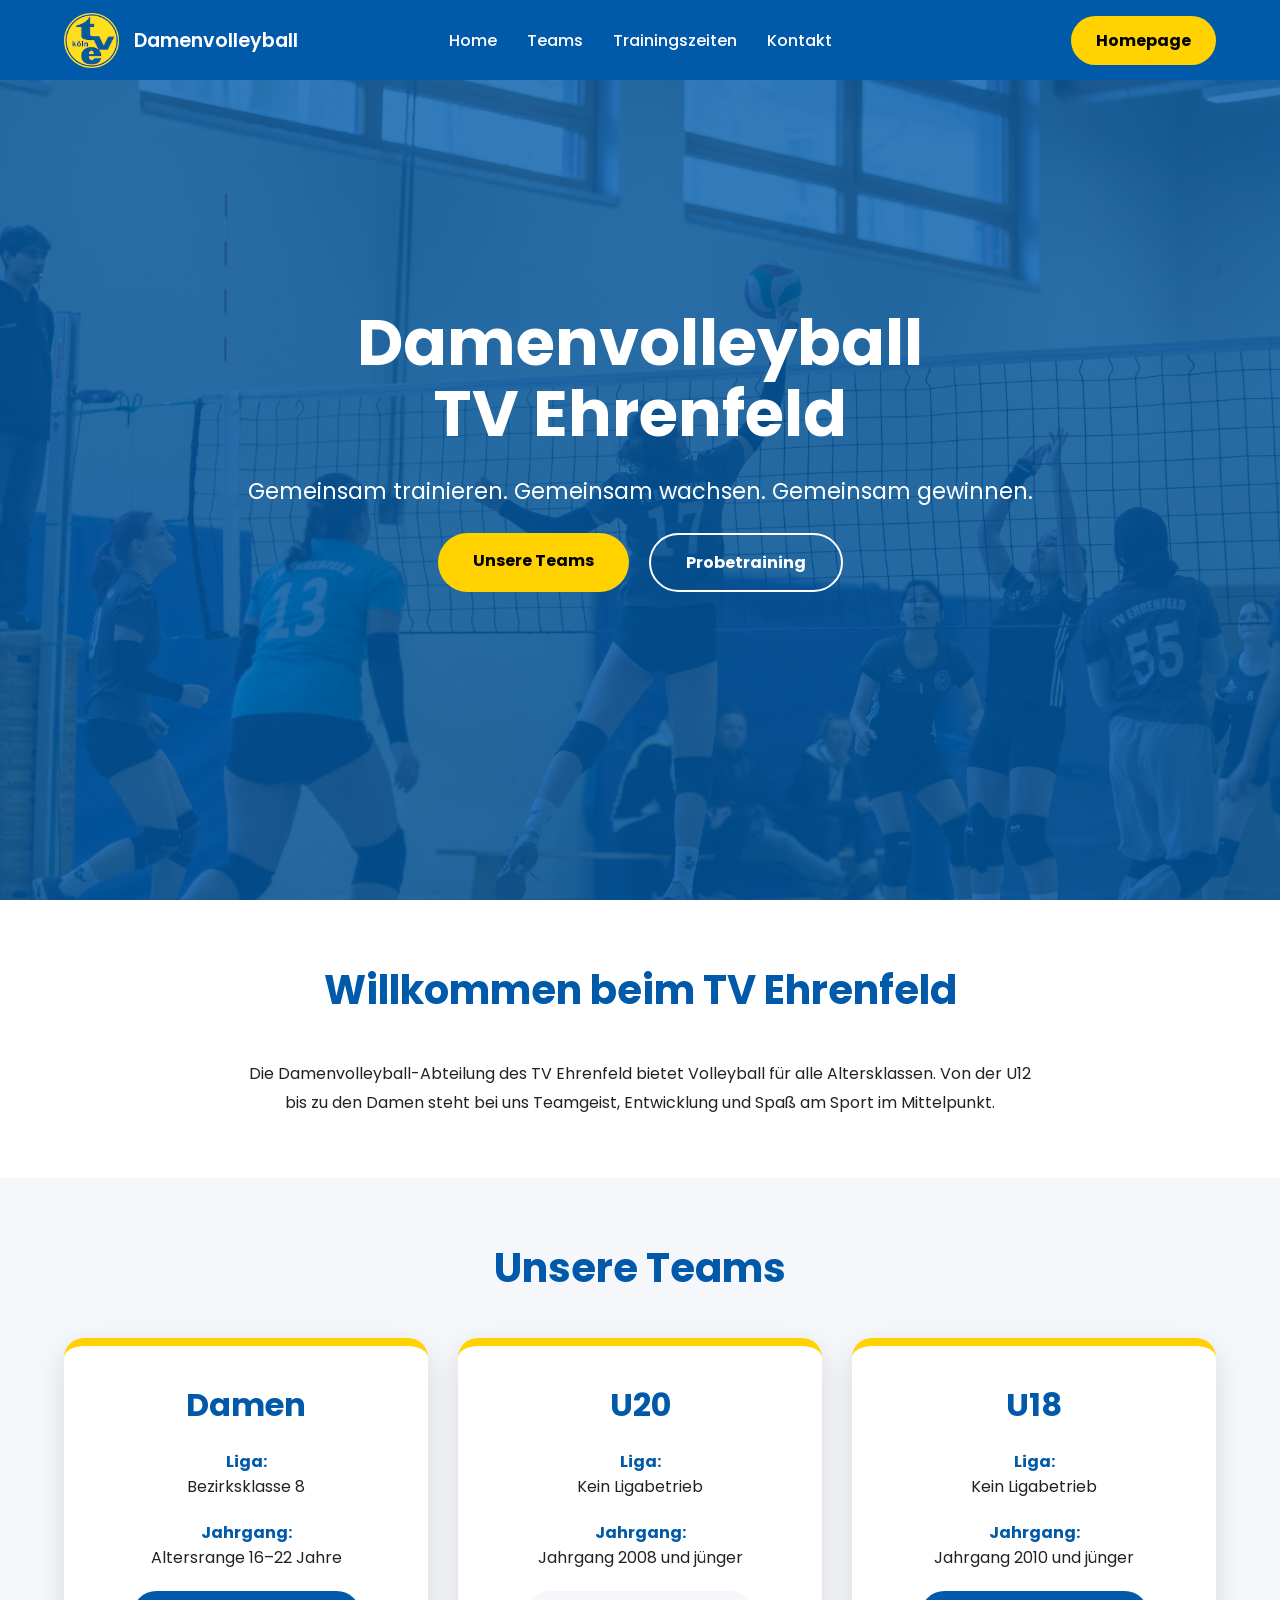
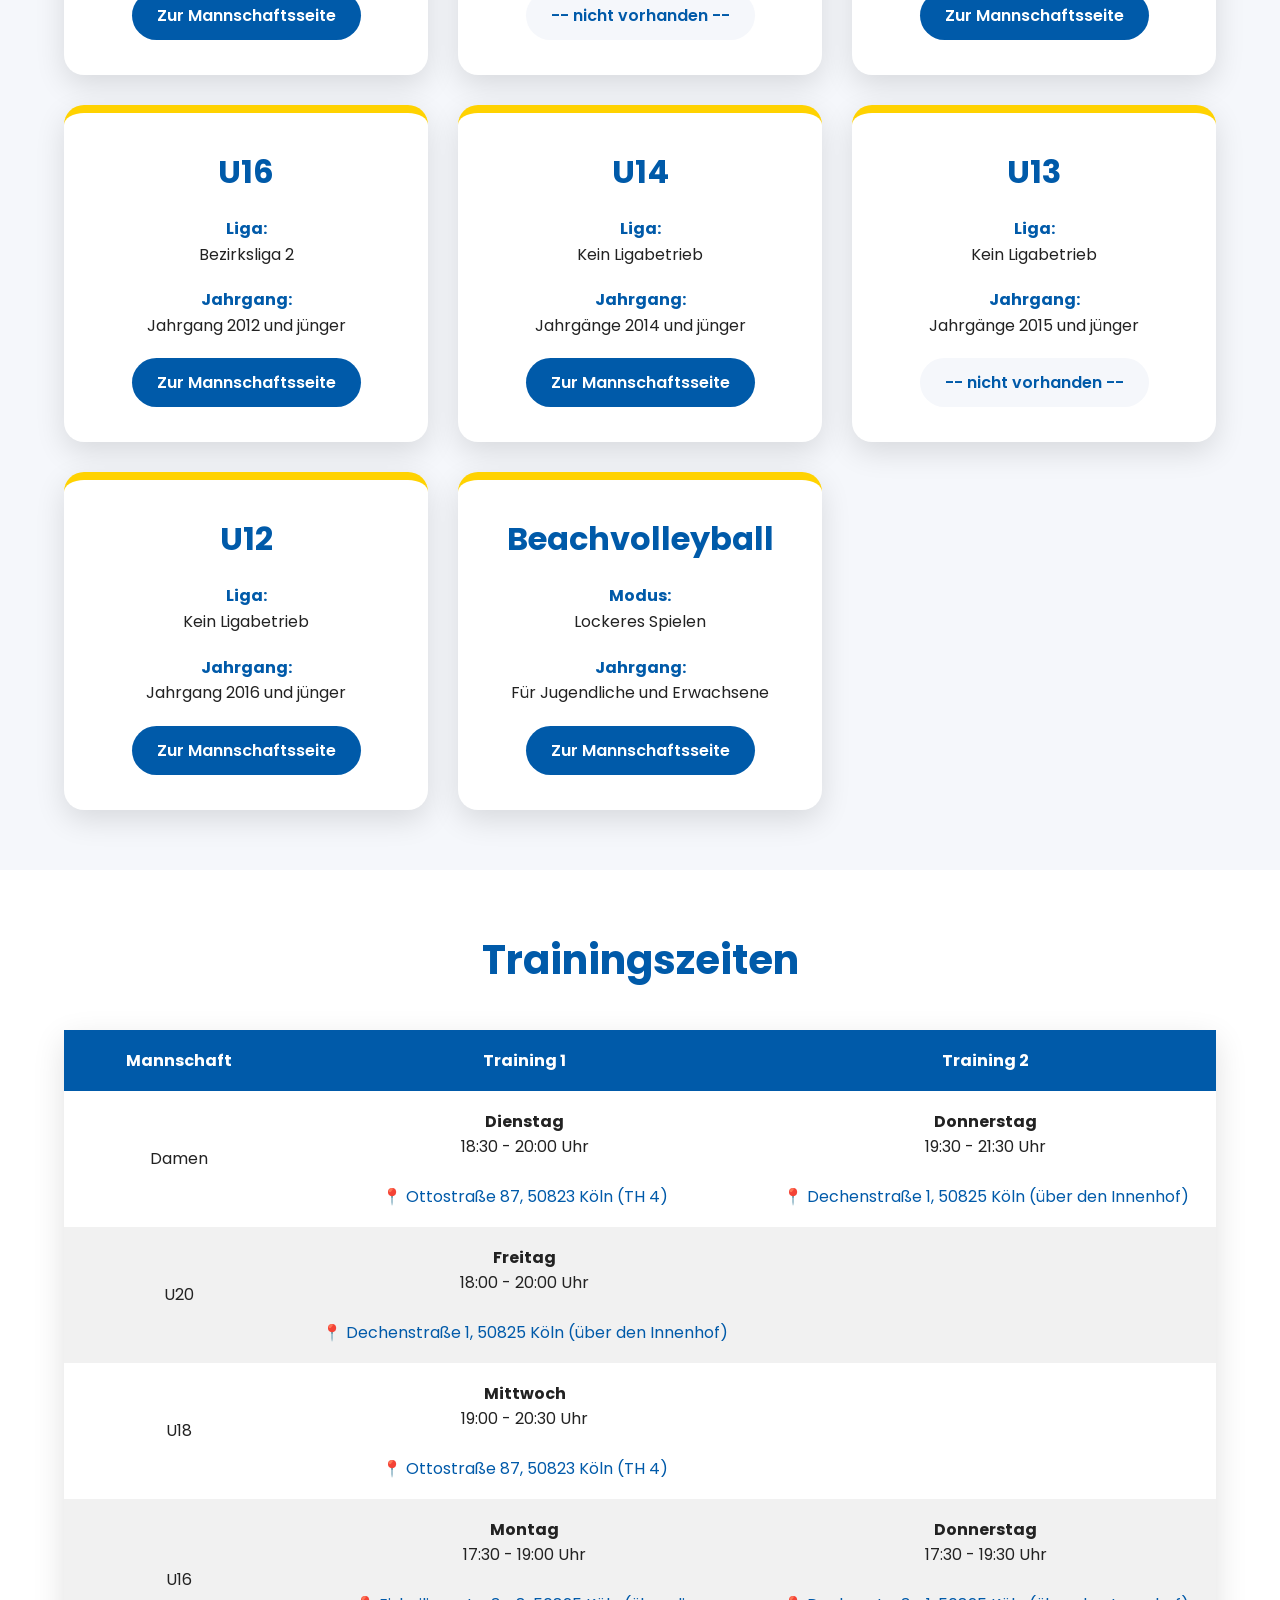
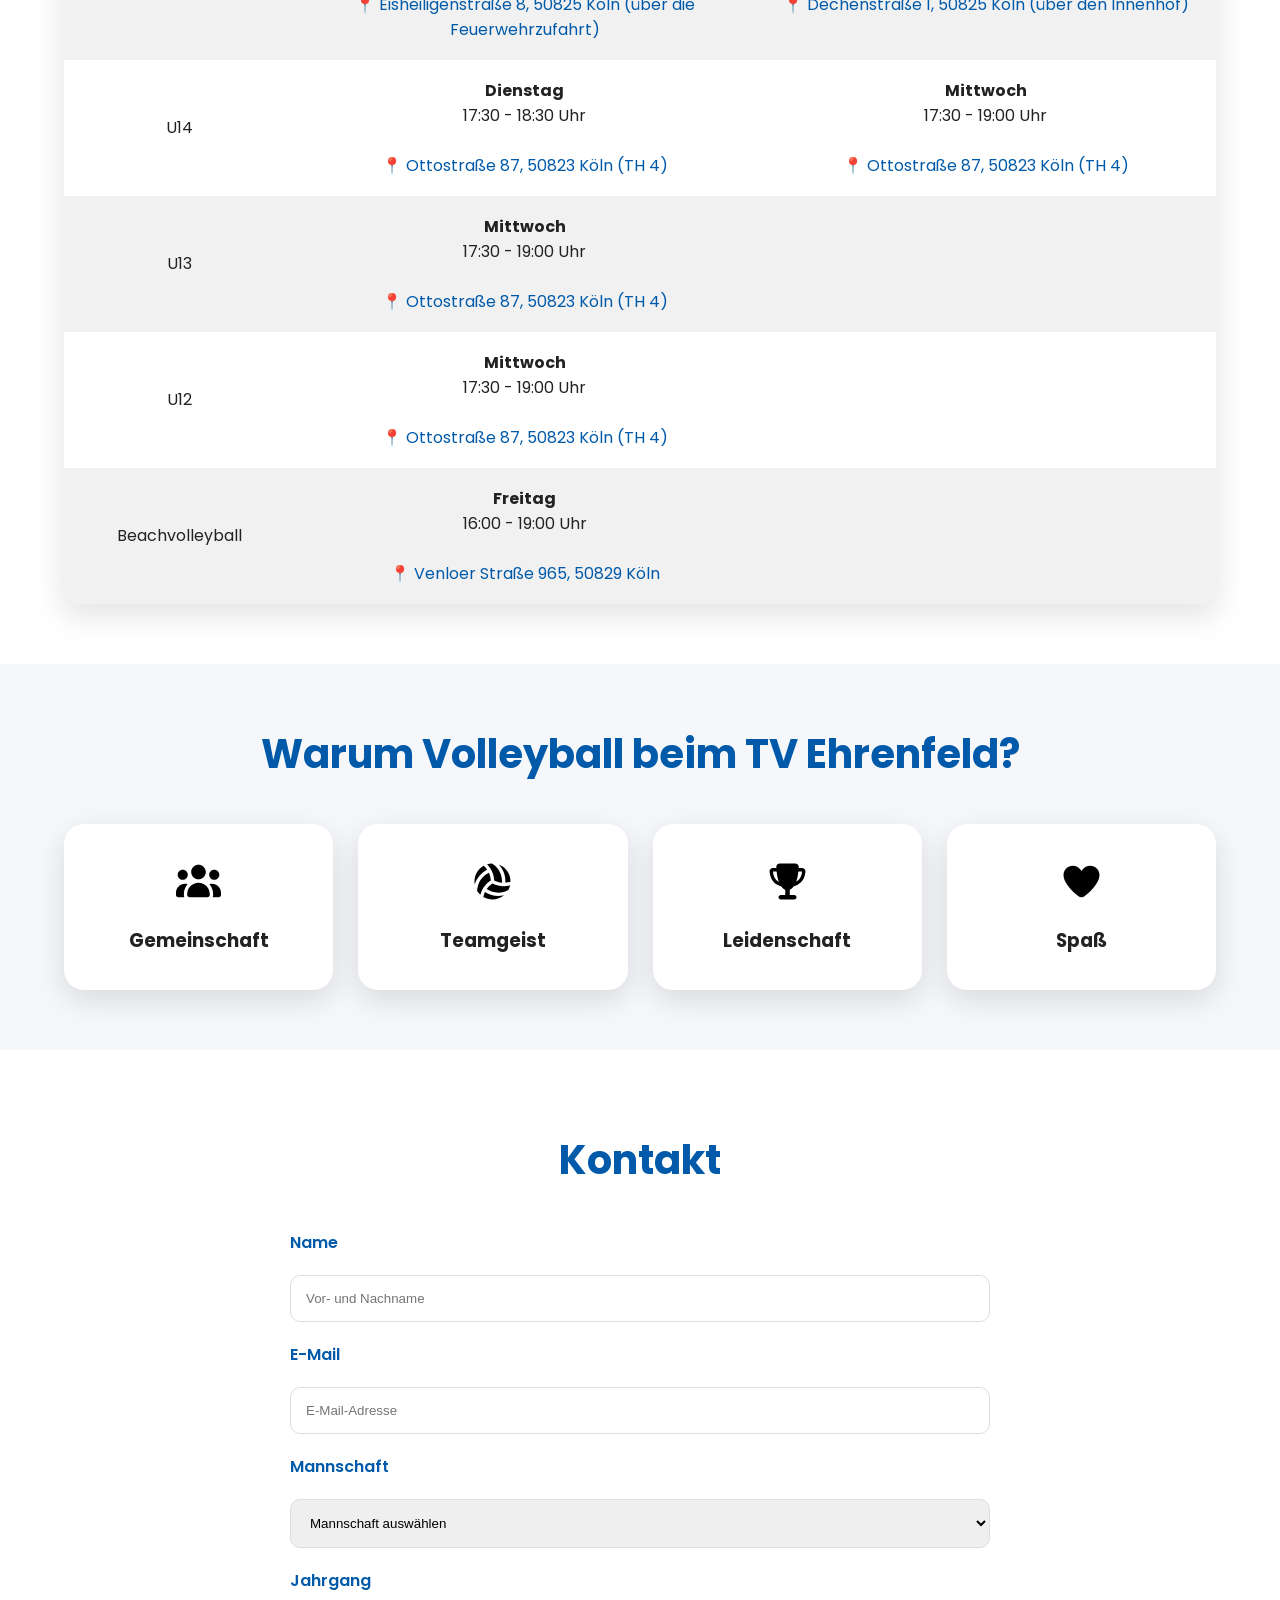
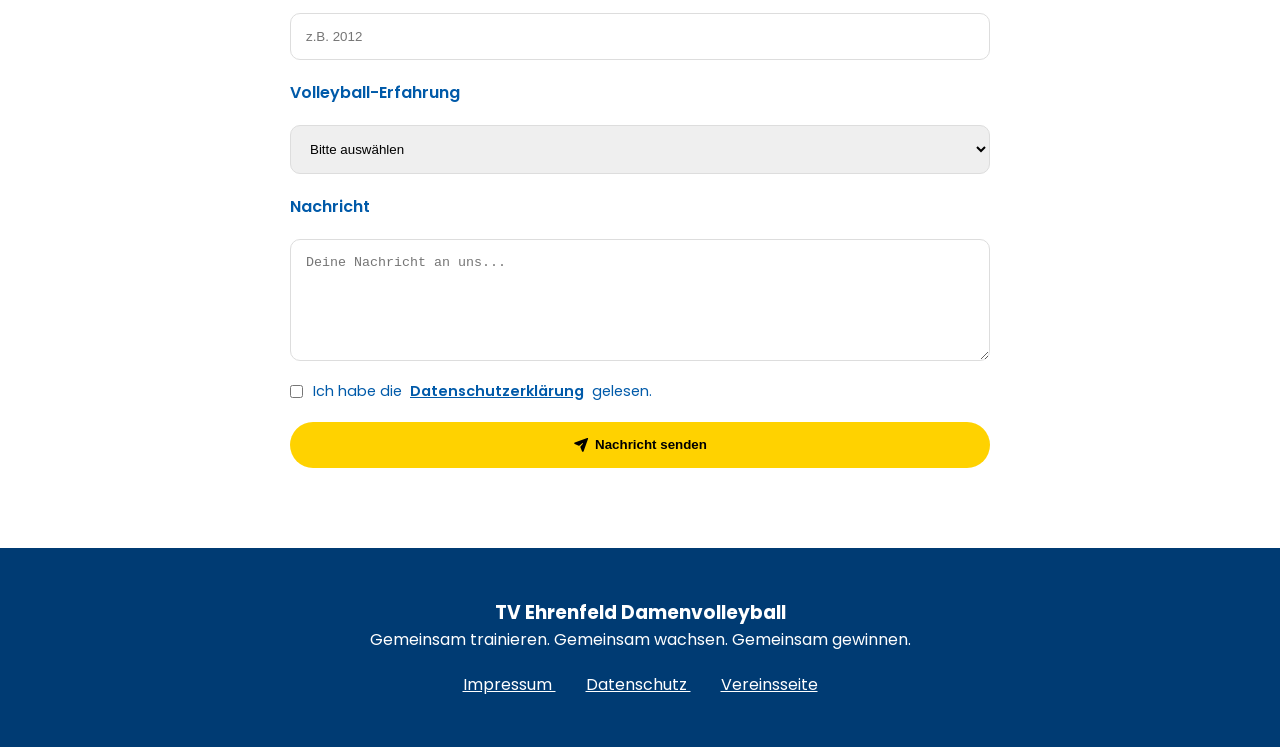
<file: index.html>
<!DOCTYPE html>
<html lang="de">

<head>
    <meta charset="UTF-8">
    <meta name="viewport" content="width=device-width, initial-scale=1.0, viewport-fit=cover">

    <title>TV Ehrenfeld Damenvolleyball - Webseite</title>

    <link rel="icon" type="image/png" href="images/logo.png">

    <link rel="stylesheet" href="css/base.css">
    <link rel="stylesheet" href="css/main.css">
    <link rel="stylesheet" href="css/mobile.css">
</head>


<body>


<header>

    <nav class="navbar">

        <div class="logo">

            <img src="images/logo.png" alt="TV Ehrenfeld Logo">

            <span>Damenvolleyball</span>

        </div>


        <ul class="nav-links no-handy">

            <li>
                <a href="#home">Home</a>
            </li>

            <li>
                <a href="#teams">Teams</a>
            </li>

            <li>
                <a href="#training">Trainingszeiten</a>
            </li>

            <li>
                <a href="#kontakt">Kontakt</a>
            </li>

        </ul>


        <a href="https://www.turn-verein-ehrenfeld.de/de" target="_blank" rel="noopener noreferrer" class="btn-nav no-handy">
            Homepage
        </a>


    </nav>

</header>



<main>


<!-- HERO -->

<section class="hero" id="home">


    <div class="hero-content">


        <h1>
            Damenvolleyball<br>
            TV Ehrenfeld
        </h1>


        <p>
            Gemeinsam trainieren.
            Gemeinsam wachsen.
            Gemeinsam gewinnen.
        </p>


        <div class="hero-buttons">

            <a href="#teams" class="btn-primary">
                Unsere Teams
            </a>


            <a href="#kontakt" class="btn-secondary">
                Probetraining
            </a>

        </div>


    </div>


</section>




<!-- WILLKOMMEN -->


<section class="welcome">


<div class="container">


<h2>
    Willkommen beim TV Ehrenfeld
</h2>


<p>
    Die Damenvolleyball-Abteilung des TV Ehrenfeld bietet
    Volleyball für alle Altersklassen.
    Von der U12 bis zu den Damen steht bei uns
    Teamgeist, Entwicklung und Spaß am Sport im Mittelpunkt.
</p>


</div>


</section>




<!-- ================= TEAMS ================= -->

<section id="teams" class="teams">

<div class="container">

<h2>
Unsere Teams
</h2>


<div class="team-grid" id="teamContainer">

</div>


</div>

</section>

<!-- ================= TRAININGSZEITEN ================= -->

<section id="training" class="training no-handy">

<div class="container">

<h2>
Trainingszeiten
</h2>


<div class="table-wrapper">

<table>


<thead>

<tr>
<th>Mannschaft</th>
<th>Training 1</th>
<th>Training 2</th>
</tr>

</thead>


<tbody id="trainingContainer">


</tbody>


</table>

</div>


</div>

</section>


<!-- WARUM TVE -->


<section class="features no-handy">


<div class="container">


<h2>
Warum Volleyball beim TV Ehrenfeld?
</h2>



<div class="feature-grid">


<div>

<img src="icons/users.svg" class="icon" alt="">

<h3>
Gemeinschaft
</h3>

</div>



<div>

<img src="icons/volleyball.svg" class="icon" alt="">

<h3>
Teamgeist
</h3>

</div>




<div>

<img src="icons/trophy.svg" class="icon" alt="">

<h3>
Leidenschaft
</h3>

</div>




<div>

<img src="icons/heart.svg" class="icon" alt="">

<h3>
Spaß
</h3>

</div>



</div>


</div>


</section>





<!-- KONTAKT -->


<section id="kontakt" class="contact">


<div class="container">


<h2>
Kontakt
</h2>



<form id="contactForm">


    <label for="name">
        Name
    </label>

    <input
        id="name"
        type="text"
        placeholder="Vor- und Nachname"
        required>



    <label for="email">
        E-Mail
    </label>

    <input
        id="email"
        type="email"
        placeholder="E-Mail-Adresse"
        required>



    <label for="teamSelect">
        Mannschaft
    </label>

    <select id="teamSelect" required>

        <option value="">
            Mannschaft auswählen
        </option>

    </select>



    <label for="jahrgang">
        Jahrgang
    </label>

    <input
        id="jahrgang"
        type="number"
        placeholder="z.B. 2012">



    <label for="experience">
        Volleyball-Erfahrung
    </label>

    <select id="experience">

        <option value="">
            Bitte auswählen
        </option>

        <option>
            Anfängerin
        </option>

        <option>
            Erste Erfahrungen gesammelt
        </option>

        <option>
            Mehrjährige Erfahrung
        </option>

        <option>
            Aktive Spielerin
        </option>

    </select>



    <label for="message">
        Nachricht
    </label>

    <textarea
        id="message"
        placeholder="Deine Nachricht an uns..."
        rows="6"></textarea>



    <label class="privacy">

    <input
        type="checkbox"
        required>

    <span>
        Ich habe die <a href="pages/datenschutz.html" target="_blank">Datenschutzerklärung</a> gelesen.
    </span>

</label>



    <button type="submit">

        <img src="icons/paper-plane.svg" class="icon" alt="">

        Nachricht senden

    </button>


</form>

</div>


</section>


</main>





<footer>

    <div class="container">

        <h3>
            TV Ehrenfeld Damenvolleyball
        </h3>

        <p>
            Gemeinsam trainieren. Gemeinsam wachsen. Gemeinsam gewinnen.
        </p>

        <div class="footer-links">        

            <a href="pages/impressum.html" target="_blank">
                Impressum
            </a>

            <a href="pages/datenschutz.html" target="_blank">
                Datenschutz
            </a>

	    <a href="https://www.turn-verein-ehrenfeld.de/de" target="_blank" rel="noopener noreferrer">
                Vereinsseite
            </a>

        </div>

    </div>

</footer>

<div class="modal no-scroll" id="teamModal">

    <div class="modal-content">

        <button class="close-modal">&times;</button>

        <div id="modalBody"></div>

    </div>

</div>

<script src="js/teams.js"></script>
<script src="js/script.js"></script>


</body>

</html>
</file>
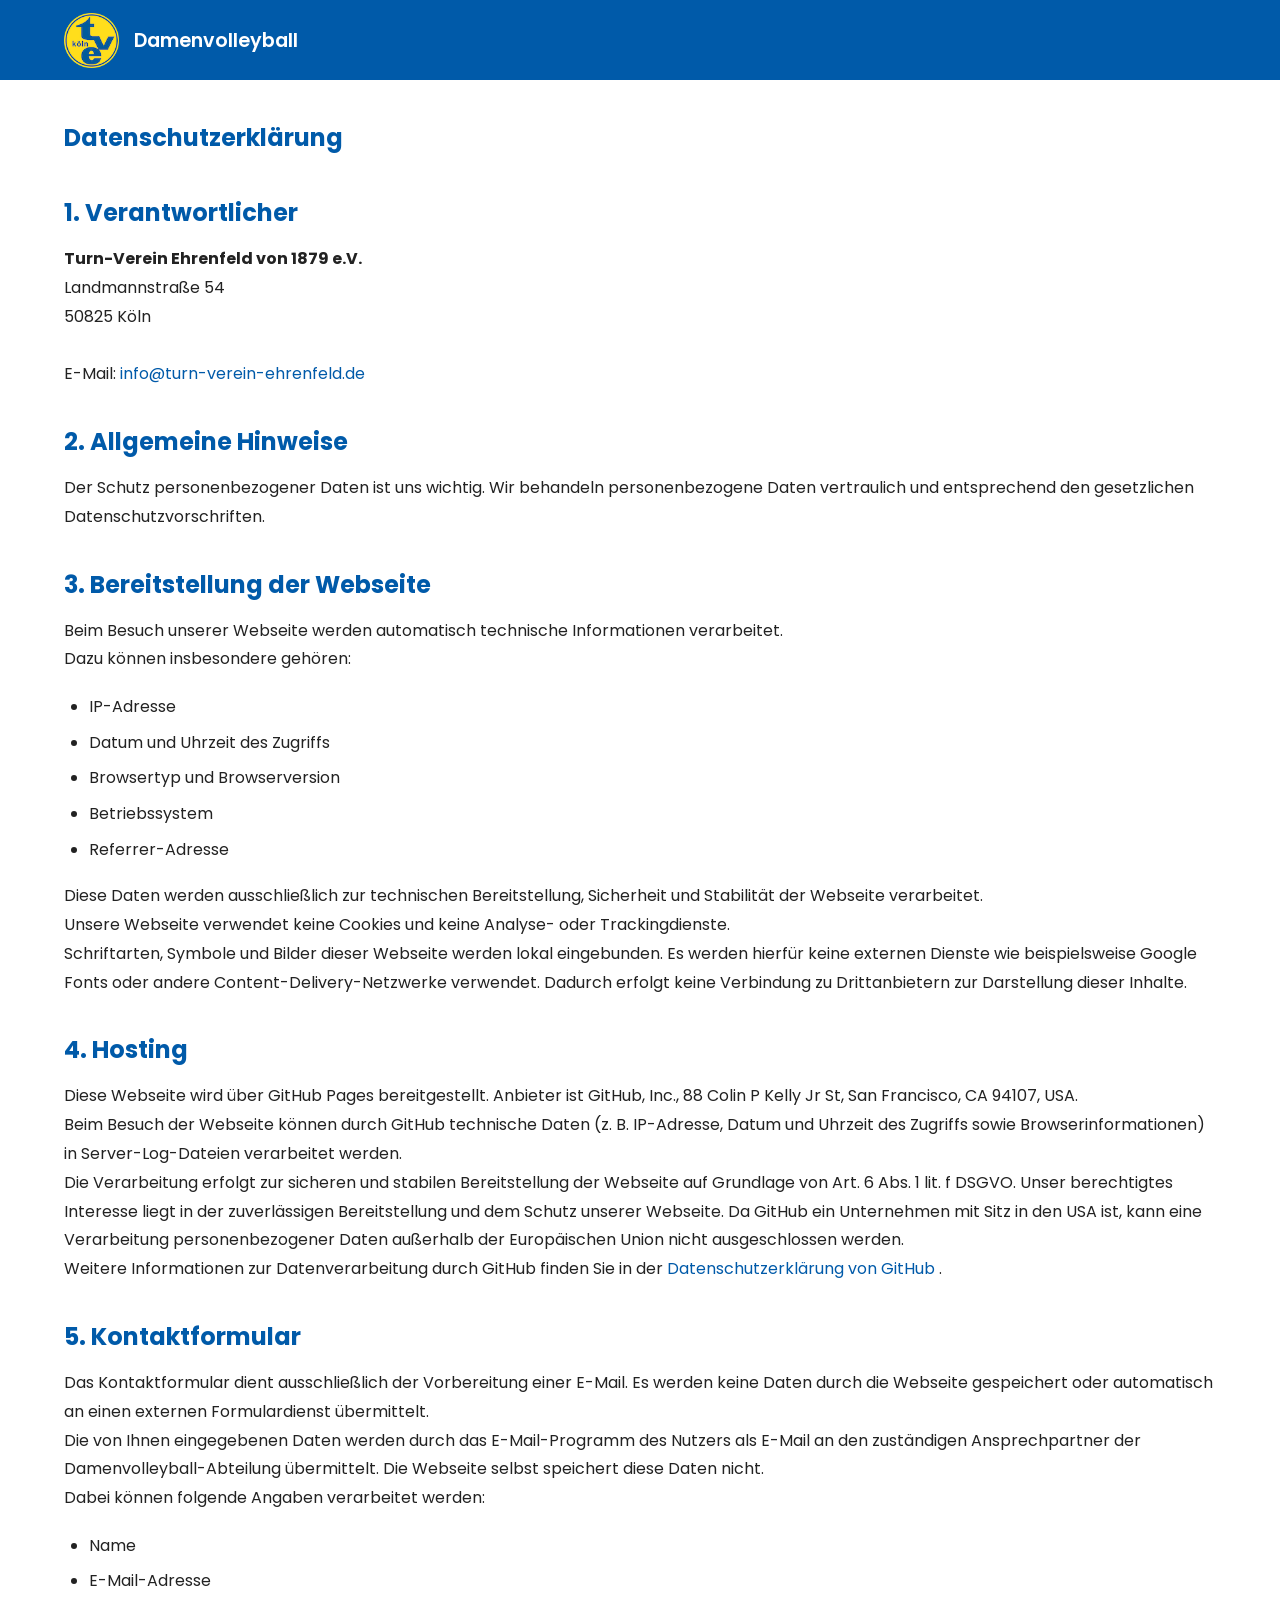
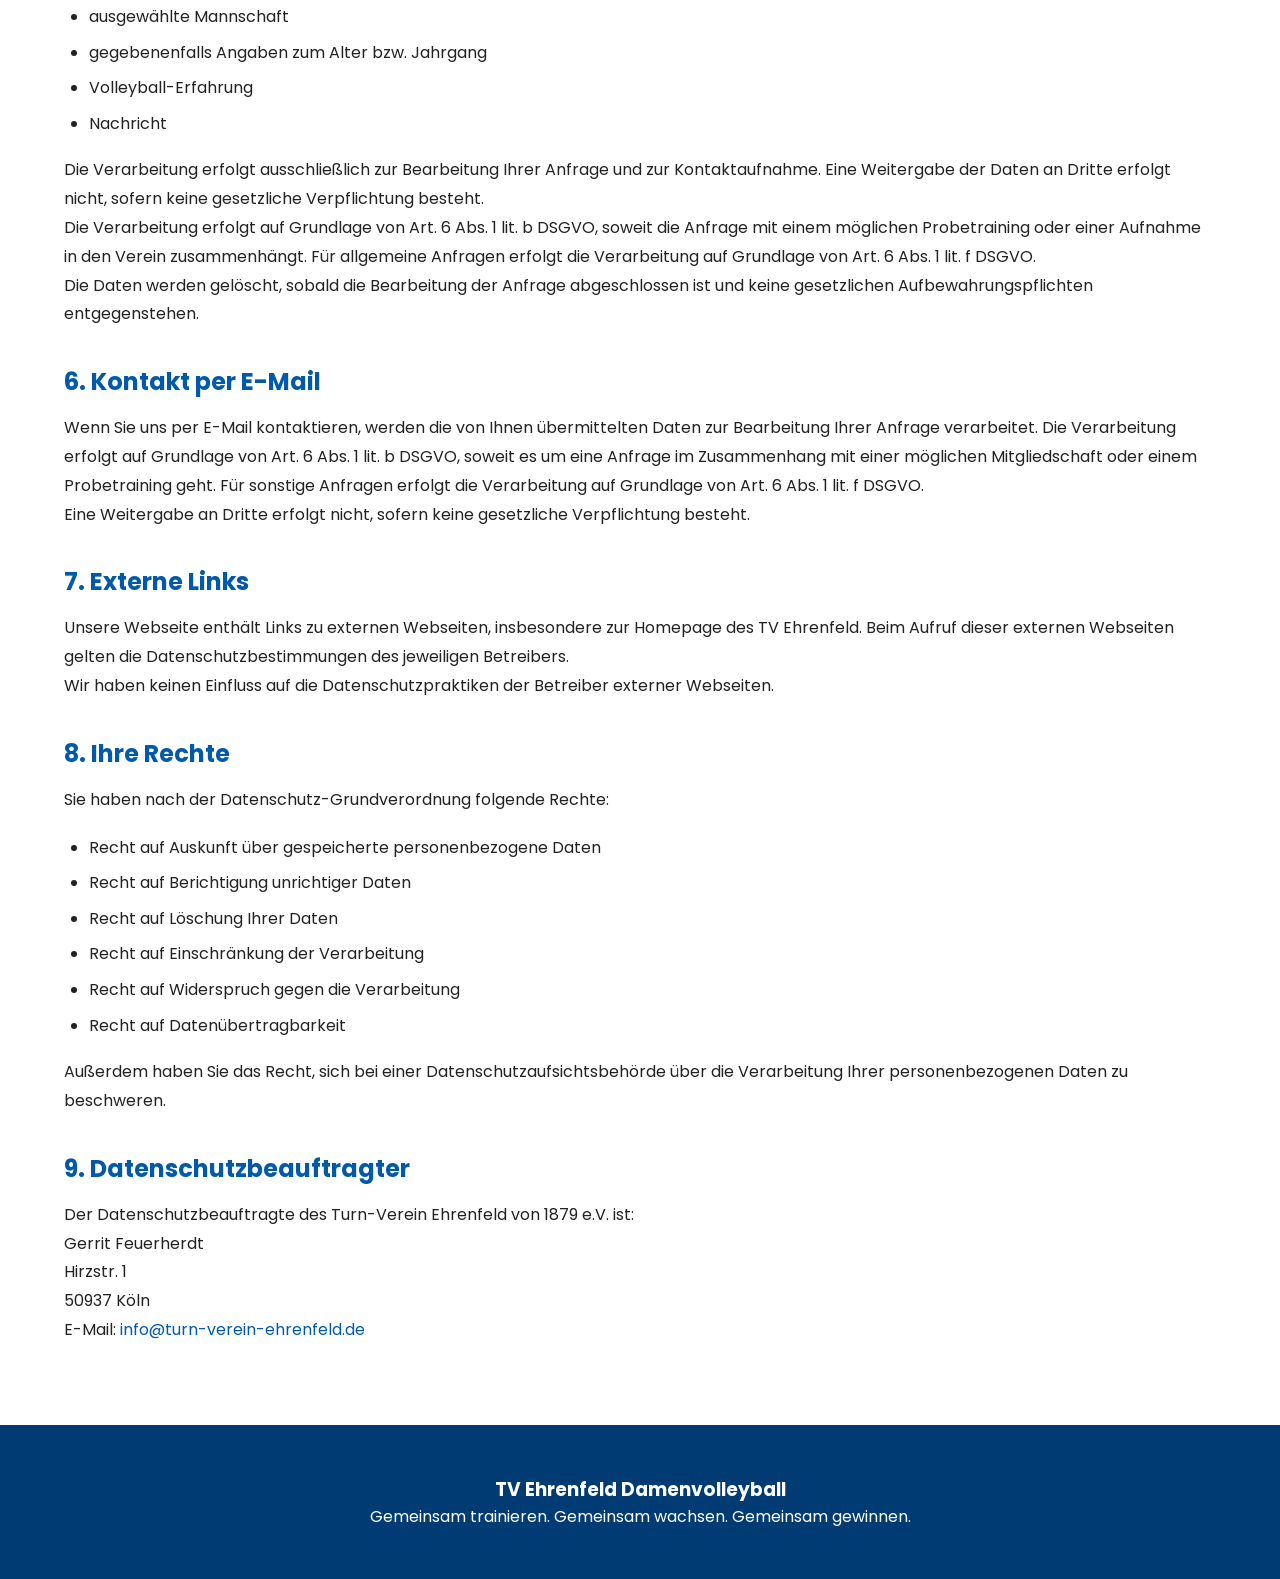
<file: datenschutz.html>
<!DOCTYPE html>
<html lang="de">

<head>

    <meta charset="UTF-8">
    <meta name="viewport" content="width=device-width, initial-scale=1.0">

    <title>TV Ehrenfeld Damenvolleyball - Datenschutz</title>

    <link rel="icon" type="image/png" href="../images/logo.png">

    <link rel="stylesheet" href="../css/base.css">
    <link rel="stylesheet" href="../css/legal.css">


</head>


<body>


<header>

<nav class="navbar">

    <div class="logo">

        <img src="../images/logo.png" alt="TV Ehrenfeld Logo">

        <span>Damenvolleyball</span>

    </div>

</nav>

</header>



<main>


<section class="legal">

<div class="container">


<h1>
    Datenschutzerklärung
</h1>


<h2>
    1. Verantwortlicher
</h2>

<p>

<strong>
Turn-Verein Ehrenfeld von 1879 e.V.
</strong>

<br>

Landmannstraße 54<br>
50825 Köln

<br><br>

E-Mail:
<a href="mailto:info@turn-verein-ehrenfeld.de">
info@turn-verein-ehrenfeld.de
</a>

</p>




<h2>
    2. Allgemeine Hinweise
</h2>

<p>

Der Schutz personenbezogener Daten ist uns wichtig.
Wir behandeln personenbezogene Daten vertraulich und entsprechend
den gesetzlichen Datenschutzvorschriften.

</p>




<h2>
    3. Bereitstellung der Webseite
</h2>

<p>

Beim Besuch unserer Webseite werden automatisch technische Informationen
verarbeitet.

</p>


<p>
Dazu können insbesondere gehören:
</p>


<ul>

<li>IP-Adresse</li>

<li>Datum und Uhrzeit des Zugriffs</li>

<li>Browsertyp und Browserversion</li>

<li>Betriebssystem</li>

<li>Referrer-Adresse</li>

</ul>


<p>

Diese Daten werden ausschließlich zur technischen Bereitstellung,
Sicherheit und Stabilität der Webseite verarbeitet.

</p>


<p>

Unsere Webseite verwendet keine Cookies und keine Analyse- oder Trackingdienste.

</p>


<p>

Schriftarten, Symbole und Bilder dieser Webseite werden lokal eingebunden.
Es werden hierfür keine externen Dienste wie beispielsweise Google Fonts oder
andere Content-Delivery-Netzwerke verwendet.

Dadurch erfolgt keine Verbindung zu Drittanbietern zur Darstellung dieser Inhalte.

</p>




<h2>
    4. Hosting
</h2>

<p>

Diese Webseite wird über GitHub Pages bereitgestellt.
Anbieter ist GitHub, Inc., 88 Colin P Kelly Jr St,
San Francisco, CA 94107, USA.

</p>


<p>

Beim Besuch der Webseite können durch GitHub technische Daten
(z. B. IP-Adresse, Datum und Uhrzeit des Zugriffs sowie Browserinformationen)
in Server-Log-Dateien verarbeitet werden.

</p>


<p>

Die Verarbeitung erfolgt zur sicheren und stabilen Bereitstellung der Webseite
auf Grundlage von Art. 6 Abs. 1 lit. f DSGVO. Unser berechtigtes Interesse liegt
in der zuverlässigen Bereitstellung und dem Schutz unserer Webseite.

Da GitHub ein Unternehmen mit Sitz in den USA ist, kann eine Verarbeitung
personenbezogener Daten außerhalb der Europäischen Union nicht ausgeschlossen
werden.

</p>


<p>

Weitere Informationen zur Datenverarbeitung durch GitHub finden Sie in der
<a href="https://docs.github.com/de/site-policy/privacy-policies/github-privacy-statement" target="_blank" rel="noopener noreferrer">
Datenschutzerklärung von GitHub
</a>.

</p>



<h2>
    5. Kontaktformular
</h2>

<p>

Das Kontaktformular dient ausschließlich der Vorbereitung einer E-Mail.
Es werden keine Daten durch die Webseite gespeichert oder automatisch an
einen externen Formulardienst übermittelt.

</p>

<p>

Die von Ihnen eingegebenen Daten werden durch das E-Mail-Programm des Nutzers
als E-Mail an den zuständigen Ansprechpartner der Damenvolleyball-Abteilung
übermittelt. Die Webseite selbst speichert diese Daten nicht.

</p>


<p>
Dabei können folgende Angaben verarbeitet werden:
</p>


<ul>

<li>Name</li>

<li>E-Mail-Adresse</li>

<li>ausgewählte Mannschaft</li>

<li>gegebenenfalls Angaben zum Alter bzw. Jahrgang</li>

<li>Volleyball-Erfahrung</li>

<li>Nachricht</li>

</ul>


<p>

Die Verarbeitung erfolgt ausschließlich zur Bearbeitung Ihrer Anfrage
und zur Kontaktaufnahme.

Eine Weitergabe der Daten an Dritte erfolgt nicht, sofern keine
gesetzliche Verpflichtung besteht.

</p>


<p>

Die Verarbeitung erfolgt auf Grundlage von Art. 6 Abs. 1 lit. b DSGVO,
soweit die Anfrage mit einem möglichen Probetraining oder einer Aufnahme
in den Verein zusammenhängt. Für allgemeine Anfragen erfolgt die Verarbeitung
auf Grundlage von Art. 6 Abs. 1 lit. f DSGVO.

</p>


<p>

Die Daten werden gelöscht, sobald die Bearbeitung der Anfrage abgeschlossen ist
und keine gesetzlichen Aufbewahrungspflichten entgegenstehen.

</p>




<h2>
    6. Kontakt per E-Mail
</h2>

<p>

Wenn Sie uns per E-Mail kontaktieren, werden die von Ihnen übermittelten
Daten zur Bearbeitung Ihrer Anfrage verarbeitet.

Die Verarbeitung erfolgt auf Grundlage von Art. 6 Abs. 1 lit. b DSGVO,
soweit es um eine Anfrage im Zusammenhang mit einer möglichen Mitgliedschaft
oder einem Probetraining geht. Für sonstige Anfragen erfolgt die Verarbeitung
auf Grundlage von Art. 6 Abs. 1 lit. f DSGVO.

</p>


<p>

Eine Weitergabe an Dritte
erfolgt nicht, sofern keine gesetzliche Verpflichtung besteht.

</p>



<h2>
    7. Externe Links
</h2>

<p>

Unsere Webseite enthält Links zu externen Webseiten, insbesondere zur
Homepage des TV Ehrenfeld.

Beim Aufruf dieser externen Webseiten gelten die Datenschutzbestimmungen
des jeweiligen Betreibers.

</p>


<p>

Wir haben keinen Einfluss auf die Datenschutzpraktiken der Betreiber
externer Webseiten.

</p>




<h2>
    8. Ihre Rechte
</h2>

<p>

Sie haben nach der Datenschutz-Grundverordnung folgende Rechte:

</p>


<ul>

<li>Recht auf Auskunft über gespeicherte personenbezogene Daten</li>

<li>Recht auf Berichtigung unrichtiger Daten</li>

<li>Recht auf Löschung Ihrer Daten</li>

<li>Recht auf Einschränkung der Verarbeitung</li>

<li>Recht auf Widerspruch gegen die Verarbeitung</li>

<li>Recht auf Datenübertragbarkeit</li>

</ul>


<p>

Außerdem haben Sie das Recht, sich bei einer Datenschutzaufsichtsbehörde
über die Verarbeitung Ihrer personenbezogenen Daten zu beschweren.

</p>




<h2>
    9. Datenschutzbeauftragter
</h2>

<p>
Der Datenschutzbeauftragte des Turn-Verein Ehrenfeld von 1879 e.V. ist:
</p>

<p>
Gerrit Feuerherdt<br>
Hirzstr. 1<br>
50937 Köln
</p>

<p>
E-Mail:
<a href="mailto:info@turn-verein-ehrenfeld.de">
info@turn-verein-ehrenfeld.de
</a>
</p>

</div>

</section>


</main>



<footer>

<div class="container">

<h3>
TV Ehrenfeld Damenvolleyball
</h3>

<p>
Gemeinsam trainieren. Gemeinsam wachsen. Gemeinsam gewinnen.
</p>


</div>

</footer>


</body>

</html>
</file>
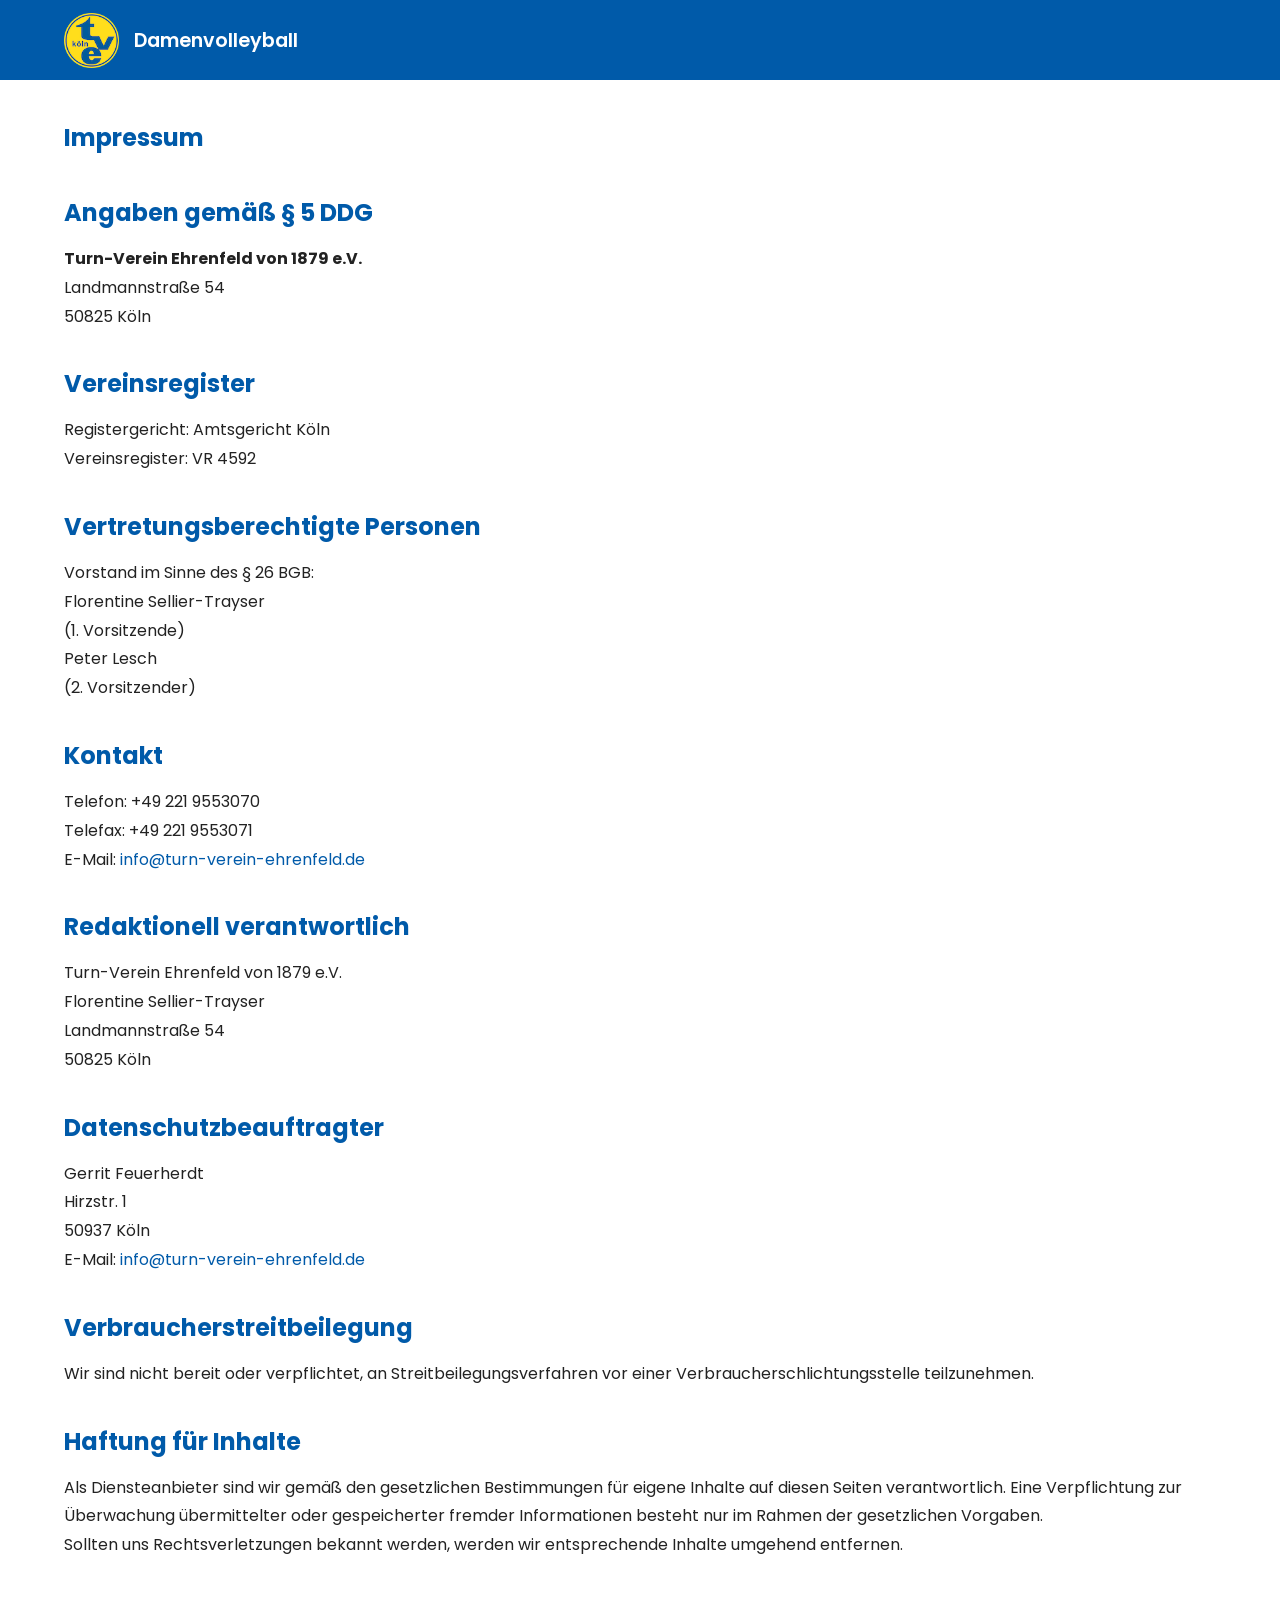
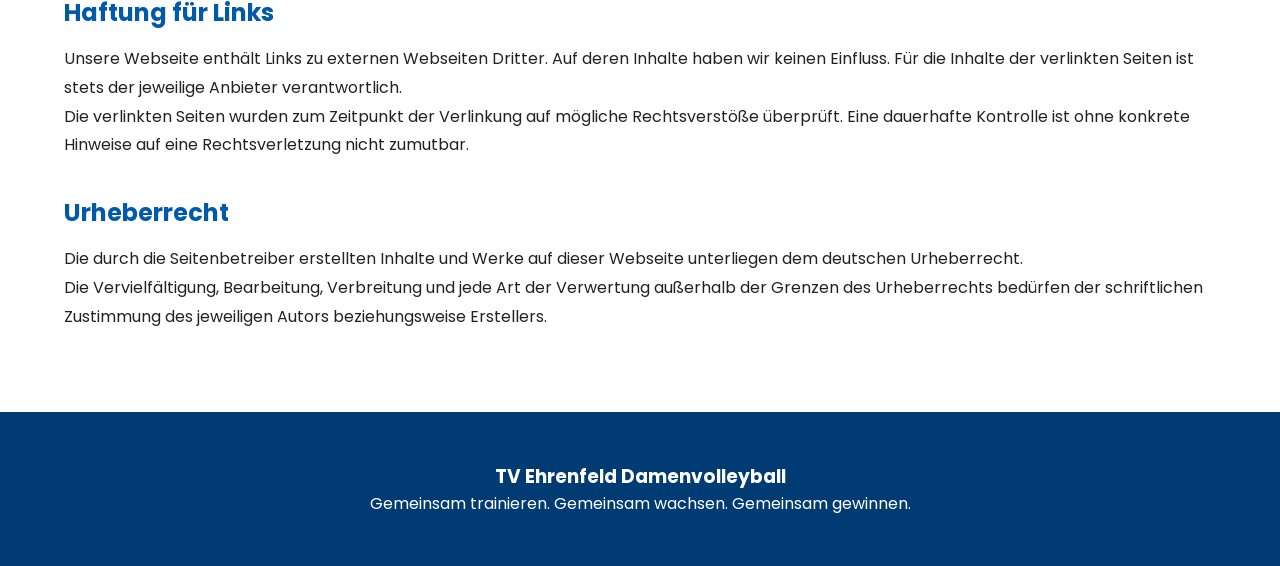
<file: impressum.html>
<!DOCTYPE html>
<html lang="de">

<head>

    <meta charset="UTF-8">
    <meta name="viewport" content="width=device-width, initial-scale=1.0">

    <title>TV Ehrenfeld Damenvolleyball - Impressum</title>

    <link rel="icon" type="image/png" href="../images/logo.png">

    <link rel="stylesheet" href="../css/base.css">
    <link rel="stylesheet" href="../css/legal.css">


</head>


<body>


<header>

<nav class="navbar">

    <div class="logo">

        <img src="../images/logo.png" alt="TV Ehrenfeld Logo">

        <span>Damenvolleyball</span>

    </div>

</nav>

</header>



<main>


<section class="legal">


<div class="container">


<h1>
    Impressum
</h1>


<h2>
    Angaben gemäß § 5 DDG
</h2>

<p>
<strong>
Turn-Verein Ehrenfeld von 1879 e.V.
</strong>
<br>
Landmannstraße 54<br>
50825 Köln
</p>



<h2>
    Vereinsregister
</h2>

<p>
Registergericht: Amtsgericht Köln<br>
Vereinsregister: VR 4592
</p>



<h2>
    Vertretungsberechtigte Personen
</h2>

<p>
Vorstand im Sinne des § 26 BGB:
</p>

<p>
Florentine Sellier-Trayser<br>
(1. Vorsitzende)
</p>

<p>
Peter Lesch<br>
(2. Vorsitzender)
</p>



<h2>
    Kontakt
</h2>

<p>
Telefon: +49 221 9553070<br>
Telefax: +49 221 9553071
</p>

<p>
E-Mail:
<a href="mailto:info@turn-verein-ehrenfeld.de">
info@turn-verein-ehrenfeld.de
</a>
</p>



<h2>
    Redaktionell verantwortlich
</h2>

<p>
Turn-Verein Ehrenfeld von 1879 e.V.<br>
Florentine Sellier-Trayser<br>
Landmannstraße 54<br>
50825 Köln
</p>



<h2>
    Datenschutzbeauftragter
</h2>

<p>
Gerrit Feuerherdt<br>
Hirzstr. 1<br>
50937 Köln
</p>

<p>
E-Mail:
<a href="mailto:info@turn-verein-ehrenfeld.de">
info@turn-verein-ehrenfeld.de
</a>
</p>



<h2>
    Verbraucherstreitbeilegung
</h2>

<p>
Wir sind nicht bereit oder verpflichtet, an Streitbeilegungsverfahren
vor einer Verbraucherschlichtungsstelle teilzunehmen.
</p>



<h2>
    Haftung für Inhalte
</h2>

<p>
Als Diensteanbieter sind wir gemäß den gesetzlichen Bestimmungen
für eigene Inhalte auf diesen Seiten verantwortlich.
Eine Verpflichtung zur Überwachung übermittelter oder gespeicherter
fremder Informationen besteht nur im Rahmen der gesetzlichen Vorgaben.
</p>

<p>
Sollten uns Rechtsverletzungen bekannt werden, werden wir entsprechende
Inhalte umgehend entfernen.
</p>



<h2>
    Haftung für Links
</h2>

<p>
Unsere Webseite enthält Links zu externen Webseiten Dritter.
Auf deren Inhalte haben wir keinen Einfluss.
Für die Inhalte der verlinkten Seiten ist stets der jeweilige Anbieter
verantwortlich.
</p>

<p>
Die verlinkten Seiten wurden zum Zeitpunkt der Verlinkung auf mögliche
Rechtsverstöße überprüft. Eine dauerhafte Kontrolle ist ohne konkrete
Hinweise auf eine Rechtsverletzung nicht zumutbar.
</p>



<h2>
    Urheberrecht
</h2>

<p>
Die durch die Seitenbetreiber erstellten Inhalte und Werke auf dieser
Webseite unterliegen dem deutschen Urheberrecht.
</p>

<p>
Die Vervielfältigung, Bearbeitung, Verbreitung und jede Art der
Verwertung außerhalb der Grenzen des Urheberrechts bedürfen der
schriftlichen Zustimmung des jeweiligen Autors beziehungsweise Erstellers.
</p>


</div>

</section>


</main>



<footer>

<div class="container">


<h3>
TV Ehrenfeld Damenvolleyball
</h3>


<p>
Gemeinsam trainieren. Gemeinsam wachsen. Gemeinsam gewinnen.
</p>


</div>

</footer>



</body>

</html>
</file>
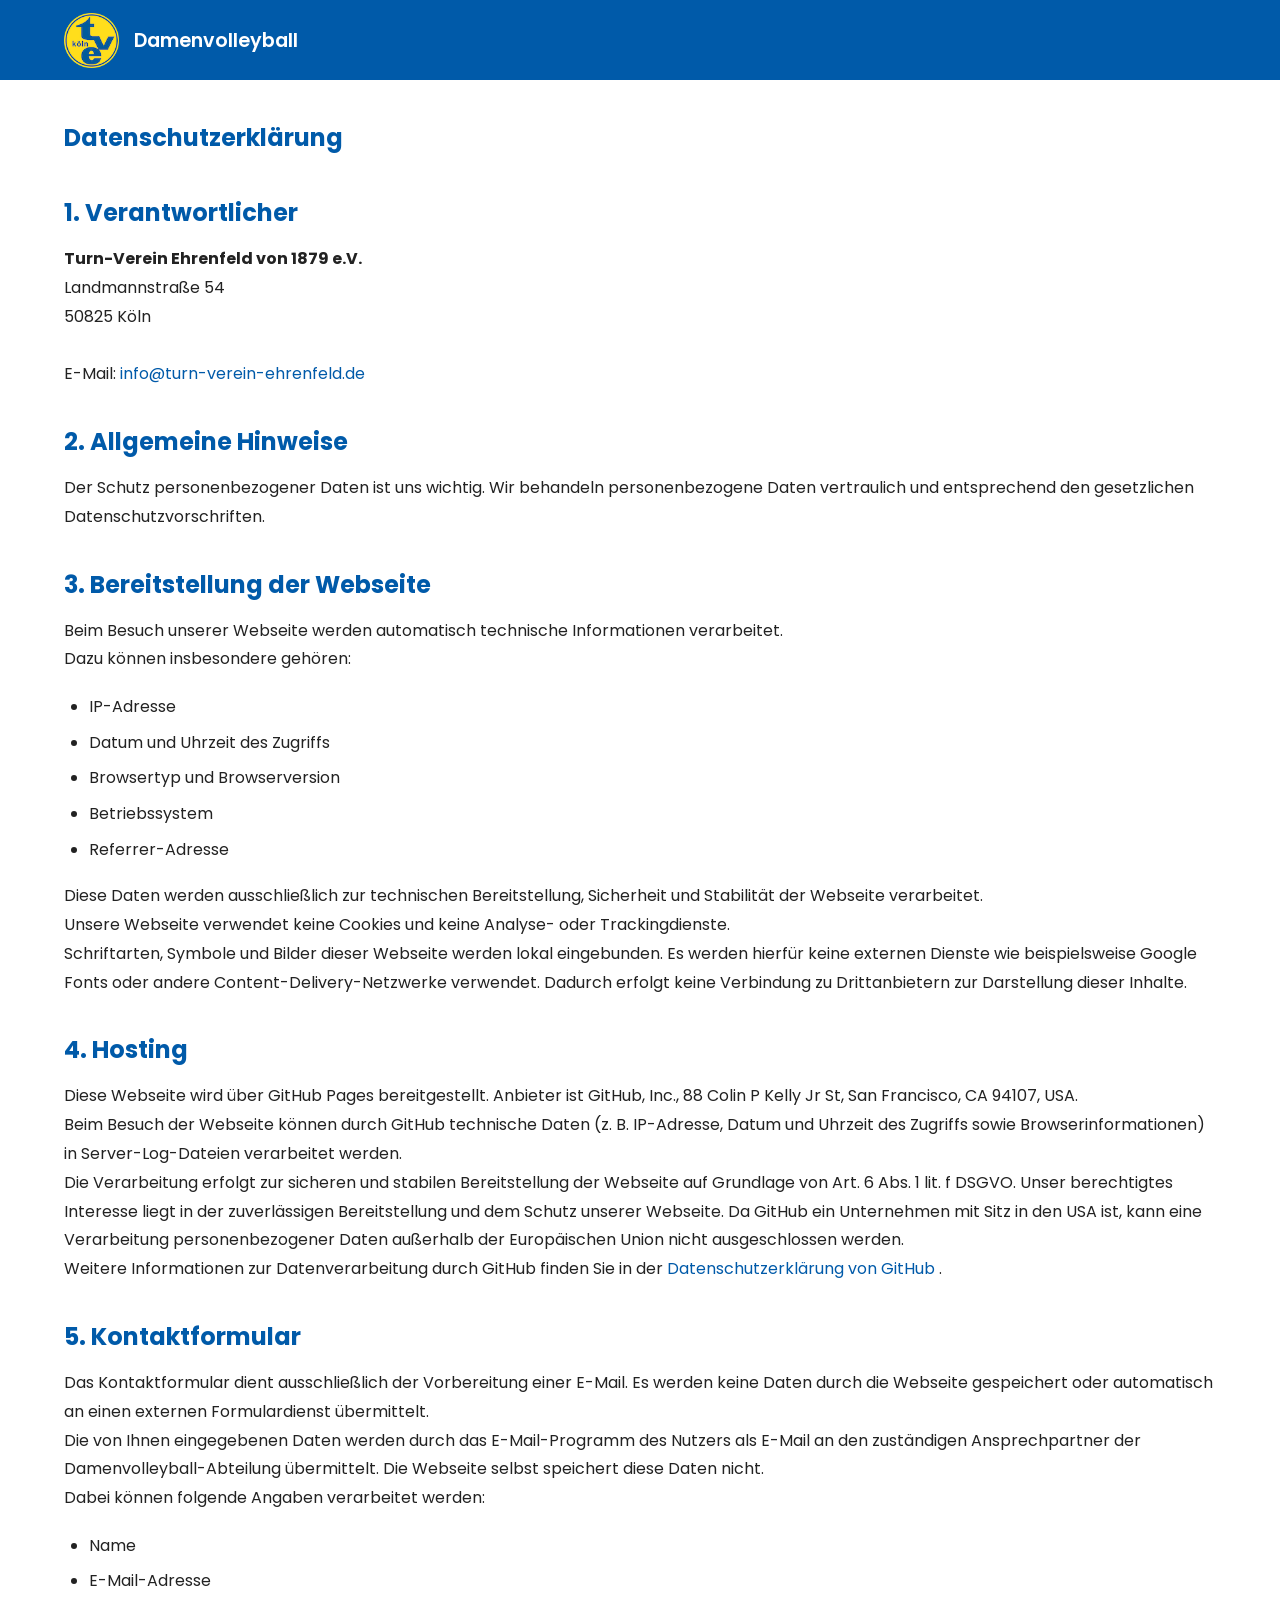
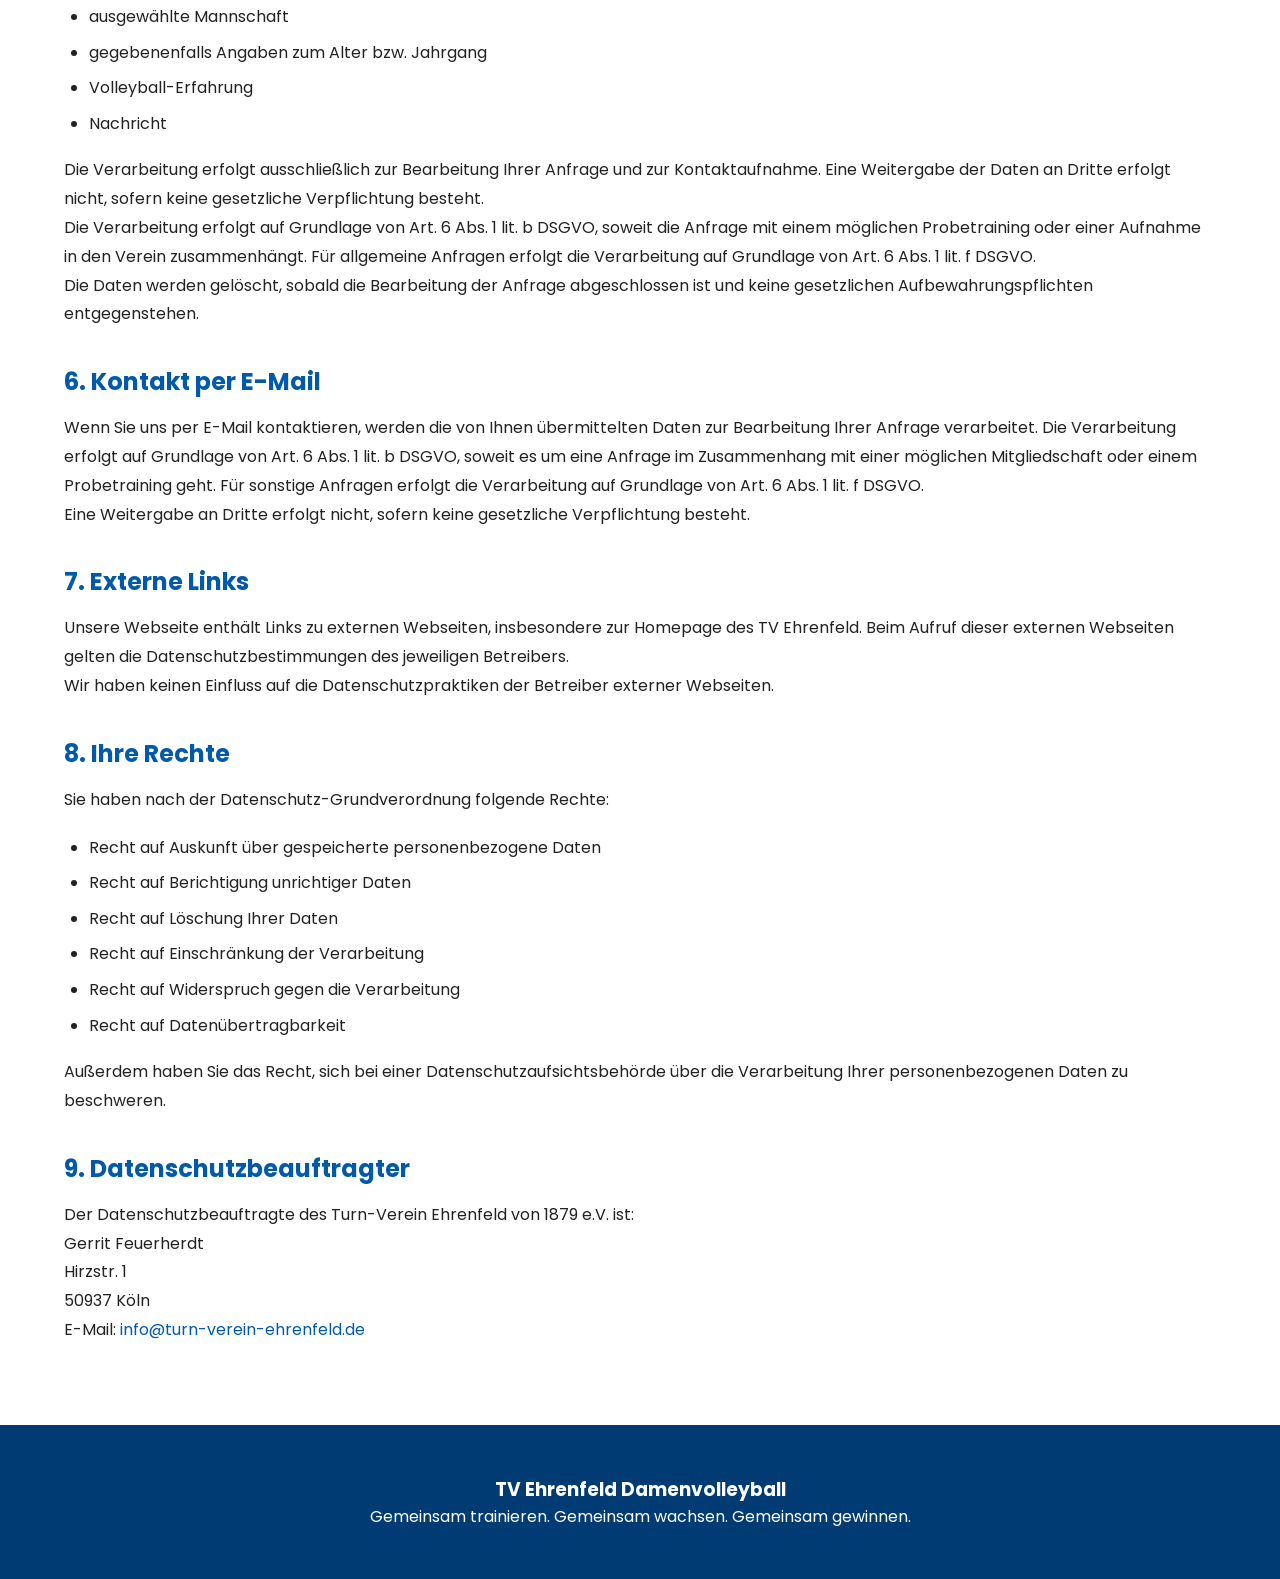
<file: pages/datenschutz.html>
<!DOCTYPE html>
<html lang="de">

<head>

    <meta charset="UTF-8">
    <meta name="viewport" content="width=device-width, initial-scale=1.0">

    <title>TV Ehrenfeld Damenvolleyball - Datenschutz</title>

    <link rel="icon" type="image/png" href="../images/logo.png">

    <link rel="stylesheet" href="../css/base.css">
    <link rel="stylesheet" href="../css/legal.css">


</head>


<body>


<header>

<nav class="navbar">

    <div class="logo">

        <img src="../images/logo.png" alt="TV Ehrenfeld Logo">

        <span>Damenvolleyball</span>

    </div>

</nav>

</header>



<main>


<section class="legal">

<div class="container">


<h1>
    Datenschutzerklärung
</h1>


<h2>
    1. Verantwortlicher
</h2>

<p>

<strong>
Turn-Verein Ehrenfeld von 1879 e.V.
</strong>

<br>

Landmannstraße 54<br>
50825 Köln

<br><br>

E-Mail:
<a href="mailto:info@turn-verein-ehrenfeld.de">
info@turn-verein-ehrenfeld.de
</a>

</p>




<h2>
    2. Allgemeine Hinweise
</h2>

<p>

Der Schutz personenbezogener Daten ist uns wichtig.
Wir behandeln personenbezogene Daten vertraulich und entsprechend
den gesetzlichen Datenschutzvorschriften.

</p>




<h2>
    3. Bereitstellung der Webseite
</h2>

<p>

Beim Besuch unserer Webseite werden automatisch technische Informationen
verarbeitet.

</p>


<p>
Dazu können insbesondere gehören:
</p>


<ul>

<li>IP-Adresse</li>

<li>Datum und Uhrzeit des Zugriffs</li>

<li>Browsertyp und Browserversion</li>

<li>Betriebssystem</li>

<li>Referrer-Adresse</li>

</ul>


<p>

Diese Daten werden ausschließlich zur technischen Bereitstellung,
Sicherheit und Stabilität der Webseite verarbeitet.

</p>


<p>

Unsere Webseite verwendet keine Cookies und keine Analyse- oder Trackingdienste.

</p>


<p>

Schriftarten, Symbole und Bilder dieser Webseite werden lokal eingebunden.
Es werden hierfür keine externen Dienste wie beispielsweise Google Fonts oder
andere Content-Delivery-Netzwerke verwendet.

Dadurch erfolgt keine Verbindung zu Drittanbietern zur Darstellung dieser Inhalte.

</p>




<h2>
    4. Hosting
</h2>

<p>

Diese Webseite wird über GitHub Pages bereitgestellt.
Anbieter ist GitHub, Inc., 88 Colin P Kelly Jr St,
San Francisco, CA 94107, USA.

</p>


<p>

Beim Besuch der Webseite können durch GitHub technische Daten
(z. B. IP-Adresse, Datum und Uhrzeit des Zugriffs sowie Browserinformationen)
in Server-Log-Dateien verarbeitet werden.

</p>


<p>

Die Verarbeitung erfolgt zur sicheren und stabilen Bereitstellung der Webseite
auf Grundlage von Art. 6 Abs. 1 lit. f DSGVO. Unser berechtigtes Interesse liegt
in der zuverlässigen Bereitstellung und dem Schutz unserer Webseite.

Da GitHub ein Unternehmen mit Sitz in den USA ist, kann eine Verarbeitung
personenbezogener Daten außerhalb der Europäischen Union nicht ausgeschlossen
werden.

</p>


<p>

Weitere Informationen zur Datenverarbeitung durch GitHub finden Sie in der
<a href="https://docs.github.com/de/site-policy/privacy-policies/github-privacy-statement" target="_blank" rel="noopener noreferrer">
Datenschutzerklärung von GitHub
</a>.

</p>



<h2>
    5. Kontaktformular
</h2>

<p>

Das Kontaktformular dient ausschließlich der Vorbereitung einer E-Mail.
Es werden keine Daten durch die Webseite gespeichert oder automatisch an
einen externen Formulardienst übermittelt.

</p>

<p>

Die von Ihnen eingegebenen Daten werden durch das E-Mail-Programm des Nutzers
als E-Mail an den zuständigen Ansprechpartner der Damenvolleyball-Abteilung
übermittelt. Die Webseite selbst speichert diese Daten nicht.

</p>


<p>
Dabei können folgende Angaben verarbeitet werden:
</p>


<ul>

<li>Name</li>

<li>E-Mail-Adresse</li>

<li>ausgewählte Mannschaft</li>

<li>gegebenenfalls Angaben zum Alter bzw. Jahrgang</li>

<li>Volleyball-Erfahrung</li>

<li>Nachricht</li>

</ul>


<p>

Die Verarbeitung erfolgt ausschließlich zur Bearbeitung Ihrer Anfrage
und zur Kontaktaufnahme.

Eine Weitergabe der Daten an Dritte erfolgt nicht, sofern keine
gesetzliche Verpflichtung besteht.

</p>


<p>

Die Verarbeitung erfolgt auf Grundlage von Art. 6 Abs. 1 lit. b DSGVO,
soweit die Anfrage mit einem möglichen Probetraining oder einer Aufnahme
in den Verein zusammenhängt. Für allgemeine Anfragen erfolgt die Verarbeitung
auf Grundlage von Art. 6 Abs. 1 lit. f DSGVO.

</p>


<p>

Die Daten werden gelöscht, sobald die Bearbeitung der Anfrage abgeschlossen ist
und keine gesetzlichen Aufbewahrungspflichten entgegenstehen.

</p>




<h2>
    6. Kontakt per E-Mail
</h2>

<p>

Wenn Sie uns per E-Mail kontaktieren, werden die von Ihnen übermittelten
Daten zur Bearbeitung Ihrer Anfrage verarbeitet.

Die Verarbeitung erfolgt auf Grundlage von Art. 6 Abs. 1 lit. b DSGVO,
soweit es um eine Anfrage im Zusammenhang mit einer möglichen Mitgliedschaft
oder einem Probetraining geht. Für sonstige Anfragen erfolgt die Verarbeitung
auf Grundlage von Art. 6 Abs. 1 lit. f DSGVO.

</p>


<p>

Eine Weitergabe an Dritte
erfolgt nicht, sofern keine gesetzliche Verpflichtung besteht.

</p>



<h2>
    7. Externe Links
</h2>

<p>

Unsere Webseite enthält Links zu externen Webseiten, insbesondere zur
Homepage des TV Ehrenfeld.

Beim Aufruf dieser externen Webseiten gelten die Datenschutzbestimmungen
des jeweiligen Betreibers.

</p>


<p>

Wir haben keinen Einfluss auf die Datenschutzpraktiken der Betreiber
externer Webseiten.

</p>




<h2>
    8. Ihre Rechte
</h2>

<p>

Sie haben nach der Datenschutz-Grundverordnung folgende Rechte:

</p>


<ul>

<li>Recht auf Auskunft über gespeicherte personenbezogene Daten</li>

<li>Recht auf Berichtigung unrichtiger Daten</li>

<li>Recht auf Löschung Ihrer Daten</li>

<li>Recht auf Einschränkung der Verarbeitung</li>

<li>Recht auf Widerspruch gegen die Verarbeitung</li>

<li>Recht auf Datenübertragbarkeit</li>

</ul>


<p>

Außerdem haben Sie das Recht, sich bei einer Datenschutzaufsichtsbehörde
über die Verarbeitung Ihrer personenbezogenen Daten zu beschweren.

</p>




<h2>
    9. Datenschutzbeauftragter
</h2>

<p>
Der Datenschutzbeauftragte des Turn-Verein Ehrenfeld von 1879 e.V. ist:
</p>

<p>
Gerrit Feuerherdt<br>
Hirzstr. 1<br>
50937 Köln
</p>

<p>
E-Mail:
<a href="mailto:info@turn-verein-ehrenfeld.de">
info@turn-verein-ehrenfeld.de
</a>
</p>

</div>

</section>


</main>



<footer>

<div class="container">

<h3>
TV Ehrenfeld Damenvolleyball
</h3>

<p>
Gemeinsam trainieren. Gemeinsam wachsen. Gemeinsam gewinnen.
</p>


</div>

</footer>


</body>

</html>
</file>
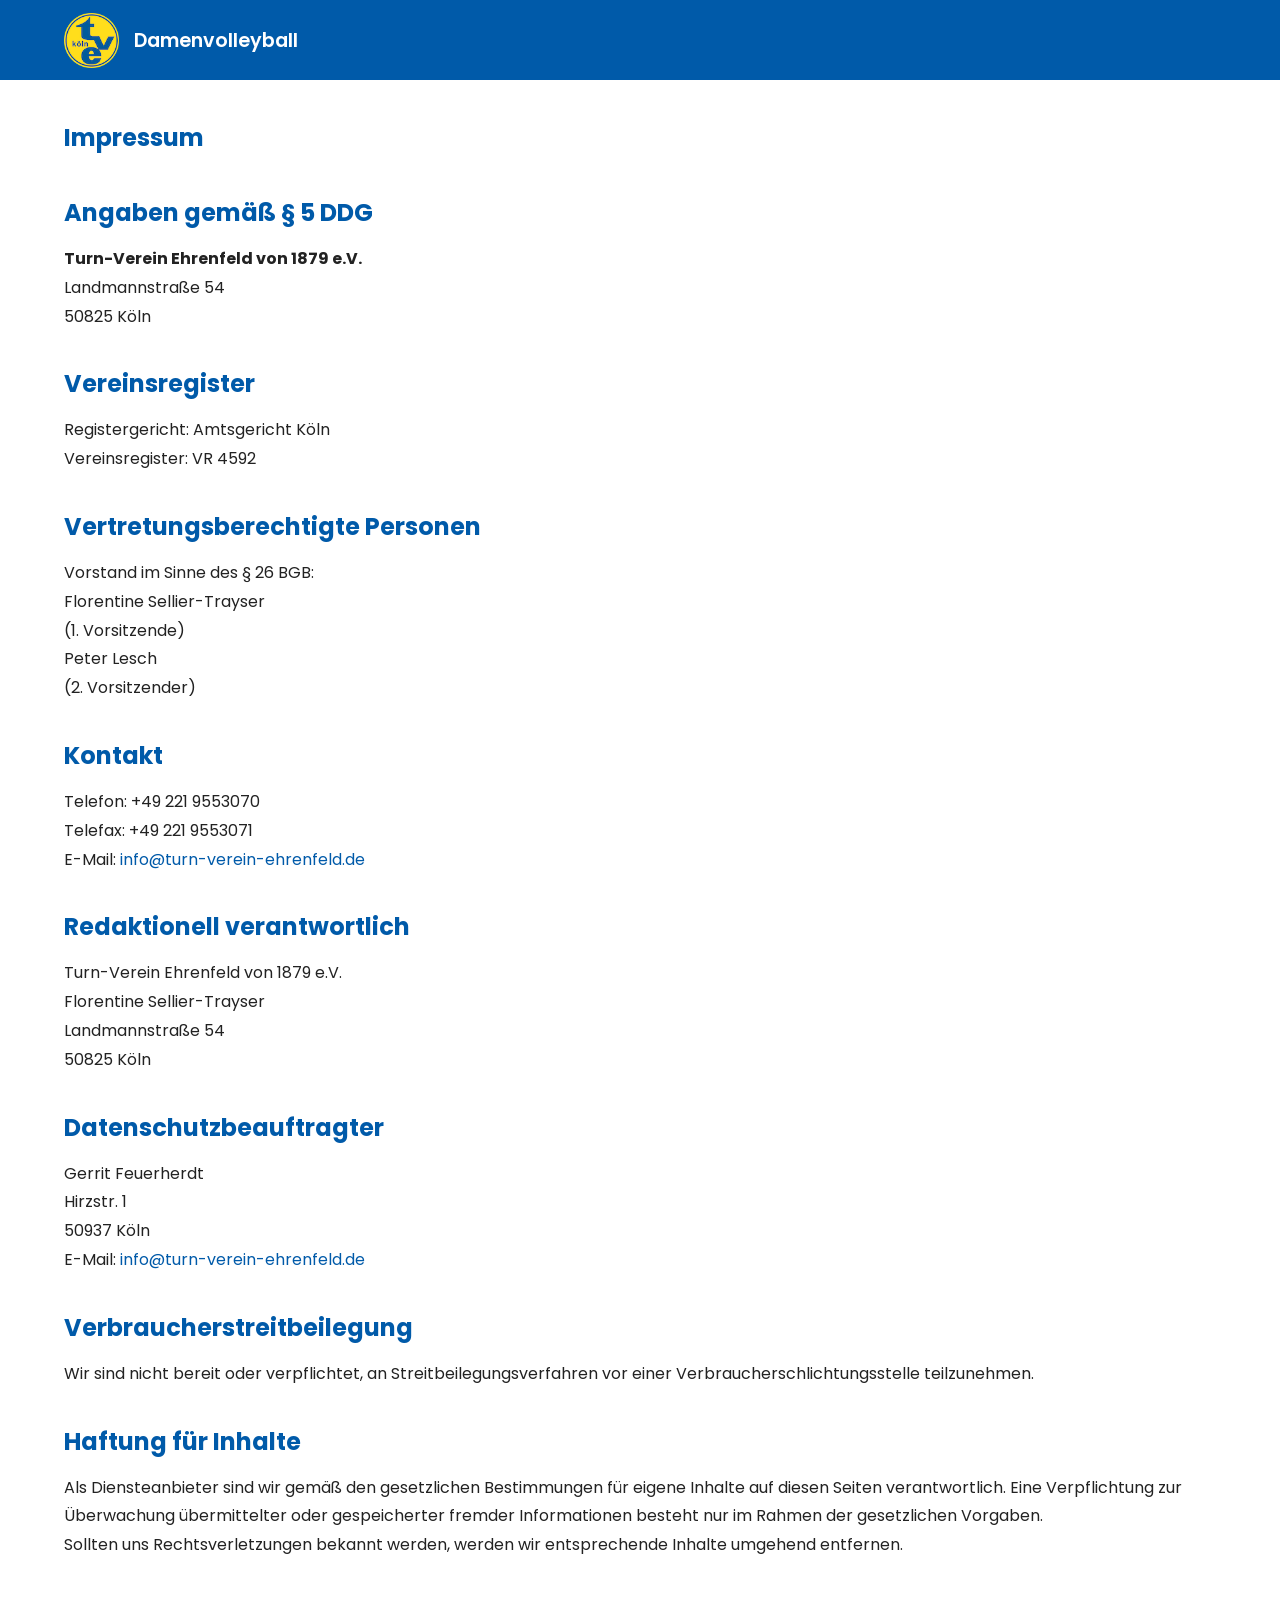
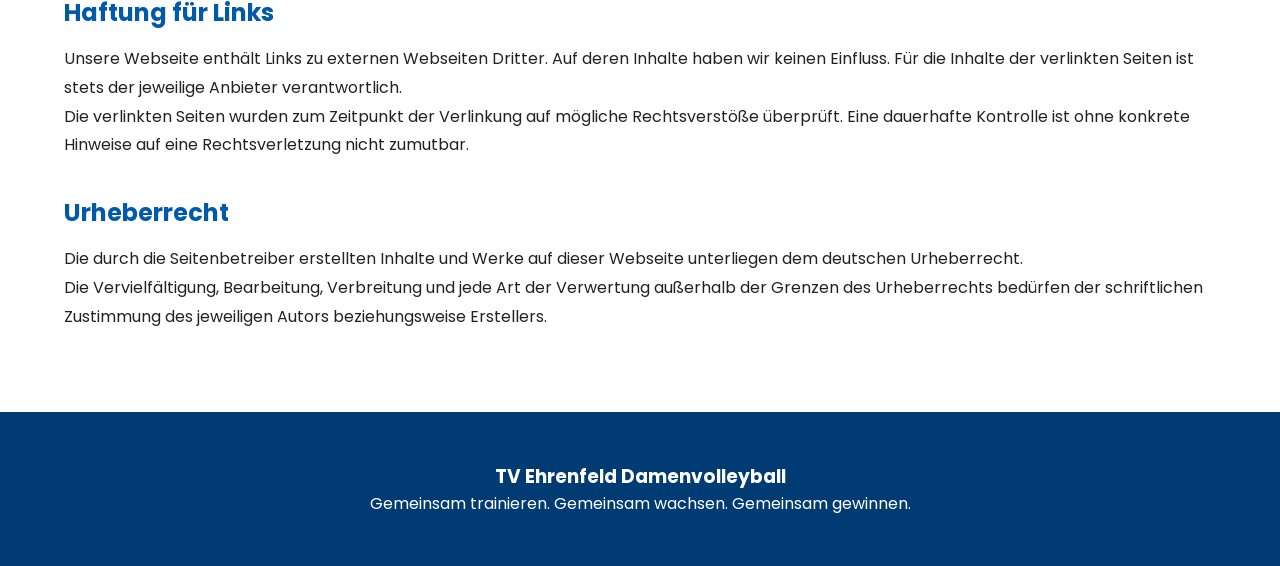
<file: pages/impressum.html>
<!DOCTYPE html>
<html lang="de">

<head>

    <meta charset="UTF-8">
    <meta name="viewport" content="width=device-width, initial-scale=1.0">

    <title>TV Ehrenfeld Damenvolleyball - Impressum</title>

    <link rel="icon" type="image/png" href="../images/logo.png">

    <link rel="stylesheet" href="../css/base.css">
    <link rel="stylesheet" href="../css/legal.css">


</head>


<body>


<header>

<nav class="navbar">

    <div class="logo">

        <img src="../images/logo.png" alt="TV Ehrenfeld Logo">

        <span>Damenvolleyball</span>

    </div>

</nav>

</header>



<main>


<section class="legal">


<div class="container">


<h1>
    Impressum
</h1>


<h2>
    Angaben gemäß § 5 DDG
</h2>

<p>
<strong>
Turn-Verein Ehrenfeld von 1879 e.V.
</strong>
<br>
Landmannstraße 54<br>
50825 Köln
</p>



<h2>
    Vereinsregister
</h2>

<p>
Registergericht: Amtsgericht Köln<br>
Vereinsregister: VR 4592
</p>



<h2>
    Vertretungsberechtigte Personen
</h2>

<p>
Vorstand im Sinne des § 26 BGB:
</p>

<p>
Florentine Sellier-Trayser<br>
(1. Vorsitzende)
</p>

<p>
Peter Lesch<br>
(2. Vorsitzender)
</p>



<h2>
    Kontakt
</h2>

<p>
Telefon: +49 221 9553070<br>
Telefax: +49 221 9553071
</p>

<p>
E-Mail:
<a href="mailto:info@turn-verein-ehrenfeld.de">
info@turn-verein-ehrenfeld.de
</a>
</p>



<h2>
    Redaktionell verantwortlich
</h2>

<p>
Turn-Verein Ehrenfeld von 1879 e.V.<br>
Florentine Sellier-Trayser<br>
Landmannstraße 54<br>
50825 Köln
</p>



<h2>
    Datenschutzbeauftragter
</h2>

<p>
Gerrit Feuerherdt<br>
Hirzstr. 1<br>
50937 Köln
</p>

<p>
E-Mail:
<a href="mailto:info@turn-verein-ehrenfeld.de">
info@turn-verein-ehrenfeld.de
</a>
</p>



<h2>
    Verbraucherstreitbeilegung
</h2>

<p>
Wir sind nicht bereit oder verpflichtet, an Streitbeilegungsverfahren
vor einer Verbraucherschlichtungsstelle teilzunehmen.
</p>



<h2>
    Haftung für Inhalte
</h2>

<p>
Als Diensteanbieter sind wir gemäß den gesetzlichen Bestimmungen
für eigene Inhalte auf diesen Seiten verantwortlich.
Eine Verpflichtung zur Überwachung übermittelter oder gespeicherter
fremder Informationen besteht nur im Rahmen der gesetzlichen Vorgaben.
</p>

<p>
Sollten uns Rechtsverletzungen bekannt werden, werden wir entsprechende
Inhalte umgehend entfernen.
</p>



<h2>
    Haftung für Links
</h2>

<p>
Unsere Webseite enthält Links zu externen Webseiten Dritter.
Auf deren Inhalte haben wir keinen Einfluss.
Für die Inhalte der verlinkten Seiten ist stets der jeweilige Anbieter
verantwortlich.
</p>

<p>
Die verlinkten Seiten wurden zum Zeitpunkt der Verlinkung auf mögliche
Rechtsverstöße überprüft. Eine dauerhafte Kontrolle ist ohne konkrete
Hinweise auf eine Rechtsverletzung nicht zumutbar.
</p>



<h2>
    Urheberrecht
</h2>

<p>
Die durch die Seitenbetreiber erstellten Inhalte und Werke auf dieser
Webseite unterliegen dem deutschen Urheberrecht.
</p>

<p>
Die Vervielfältigung, Bearbeitung, Verbreitung und jede Art der
Verwertung außerhalb der Grenzen des Urheberrechts bedürfen der
schriftlichen Zustimmung des jeweiligen Autors beziehungsweise Erstellers.
</p>


</div>

</section>


</main>



<footer>

<div class="container">


<h3>
TV Ehrenfeld Damenvolleyball
</h3>


<p>
Gemeinsam trainieren. Gemeinsam wachsen. Gemeinsam gewinnen.
</p>


</div>

</footer>



</body>

</html>
</file>
<file: css/base.css>
@font-face {

    font-family:'Poppins';

    src:url("../fonts/Poppins-Light.ttf");

    font-weight:300;

}


@font-face {

    font-family:'Poppins';

    src:url("../fonts/Poppins-Regular.ttf");

    font-weight:400;

}


@font-face {

    font-family:'Poppins';

    src:url("../fonts/Poppins-Medium.ttf");

    font-weight:500;

}


@font-face {

    font-family:'Poppins';

    src:url("../fonts/Poppins-SemiBold.ttf");

    font-weight:600;

}


@font-face {

    font-family:'Poppins';

    src:url("../fonts/Poppins-Bold.ttf");

    font-weight:700;

}

/* =========================
   GRUNDVARIABLEN
========================= */

:root {

    --blue: #005aa9;
    --dark-blue: #003b73;
    --yellow: #ffd200;
    --dark-yellow: #d4a900;
    --white: #ffffff;
    --light: #f5f7fb;
    --text: #222;

    --shadow: 0 10px 30px rgba(0,0,0,0.12);

}



* {

    margin:0;
    padding:0;
    box-sizing:border-box;

}



html {

    scroll-behavior:smooth;

}



body {

    font-family:'Poppins', sans-serif;
    color:var(--text);
    background:var(--light);

}



section {

    scroll-margin-top:60px;

}



.container {

    width:90%;
    max-width:1200px;
    margin:auto;

}



h2 {

    text-align:center;
    color:var(--blue);

    font-size:2.5rem;

    margin-bottom:40px;

}

/* =========================
   NAVIGATION
========================= */


header {

    position:fixed;
    top:0;
    width:100%;

    z-index:1000;

}



.navbar {

    height:80px;

    background:var(--blue);

    display:grid;

    grid-template-columns:1fr auto 1fr;

    align-items:center;

    justify-content:space-between;

    padding:0 5%;

}



.logo {
	
	grid-column:1;

    display:flex;

    align-items:center;

    gap:15px;

    color:white;

    font-weight:700;

}



.logo img {

    width:55px;

    height:55px;

    object-fit:contain;

}


.logo span {
    font-size:1.2rem;
    font-weight:600;
}


.nav-links {

    grid-column:2;

    display:flex;

    list-style:none;

    gap:30px;

}



.nav-links a {

    color:white;

    text-decoration:none;

    font-weight:500;

}



.btn-nav {
	
	grid-column:3;

    background:var(--yellow);

    color:black;

    padding:12px 25px;

    border-radius:30px;

    text-decoration:none;

    font-weight:700;

    justify-self:end;

}


/* =========================
   FOOTER
========================= */


footer {

    background:var(--dark-blue);

    color:white;

    text-align:center;

    padding:50px 0;

}



.footer-links {

    margin-top:20px;

}



.footer-links a {

    color:white;

    margin:0 15px;

    text-decoration:underline;

}



/* =========================
   ANIMATIONEN
========================= */


.hidden {

    opacity:0;

    transform:translateY(40px);

    transition:.8s;

}



.show {

    opacity:1;

    transform:translateY(0);

}
</file>
<file: css/main.css>
/* =========================
   HERO
========================= */


.hero {

    height:100vh;

    background:

    linear-gradient(
        rgba(0,90,169,.8),
        rgba(0,90,169,.8)
    ),

    url("../images/hero-desktop.jpg");


    background-size:cover;

    background-position:center;


    display:flex;

    justify-content:center;

    align-items:center;

    text-align:center;

    color:white;

}



.hero h1 {

    font-size:4rem;

    line-height:1.1;

}



.hero p {

    font-size:1.4rem;

    margin:25px 0;

}



.hero-buttons {

    display:flex;

    justify-content:center;

    gap:20px;

}



.btn-primary,
.btn-secondary {

    padding:15px 35px;

    border-radius:40px;

    text-decoration:none;

    font-weight:700;

}



.btn-primary {

    background:var(--yellow);

    color:black;

}



.btn-secondary {

    border:2px solid white;

    color:white;

}



/* =========================
   WILLKOMMEN
========================= */


.welcome {

    background:white;

    padding:60px 0;

    text-align:center;

}



.welcome p {

    max-width:800px;

    margin:auto;

    line-height:1.8;

}



/* =========================
   TEAMS
========================= */


.teams {

    padding:60px 0;

}



.team-grid {

    display:grid;

    grid-template-columns:repeat(3,1fr);

    gap:30px;

}



.team-card {

    background:white;

    padding:35px 30px;

    border-radius:20px;

    border-top:8px solid var(--yellow);

    box-shadow:var(--shadow);

    text-align:center;

    transition:.3s;

}


.team-card h3 {

    color:var(--blue);

    font-size:2rem;

    margin-bottom:20px;

}



.team-card p {

    margin-bottom:20px;

    line-height:1.6;

}



.team-card strong {

    color:var(--blue);

}



.team-link {

    display:inline-block;

    background:var(--blue);

    color:white;

    padding:12px 25px;

    border-radius:30px;

    text-decoration:none;

    font-weight:600;

}


.no-link {

    display:inline-block;

    background:var(--light);

    color:var(--blue);

    padding:12px 25px;

    border-radius:30px;

    font-weight:600;

}

.mobile-card {
    display:none;
}



/* =========================
   TRAININGSTABELLE
========================= */


.training {

    background:white;

    padding:60px 0;

}



.training table {

    width:100%;

    border-collapse:collapse;

    table-layout:fixed;

    box-shadow:var(--shadow);

}



.training th {

    background:var(--blue);

    color:white;

}



.training th,
.training td {

    padding:18px;

    text-align:center;

    vertical-align:top;

}

/* Mannschaftsname vertikal mittig */

.training td:first-child {

    vertical-align: middle;

}



.training th:nth-child(1),
.training td:nth-child(1) {

    width:20%;

}



.training th:nth-child(2),
.training td:nth-child(2),
.training th:nth-child(3),
.training td:nth-child(3) {

    width:40%;

}



.training tr:nth-child(even) {

    background:#f1f1f1;

}



.training-info {

    line-height:1.6;

    margin-bottom:15px;

}



.location {

    color:var(--blue);

    text-decoration:none;

}


/* =========================
   FEATURES
========================= */


.features {

    padding:60px 0;

}



.feature-grid {

    display:grid;

    grid-template-columns:repeat(4,1fr);

    gap:25px;

}



.feature-grid div {

    background:white;

    padding:35px;

    text-align:center;

    border-radius:20px;

    box-shadow:var(--shadow);

}

.features .icon {

    width:45px;

    height:45px;

    margin-bottom:15px;

}



/* =========================
   KONTAKT
========================= */


.contact {

    background:white;

    padding:80px 0;

}



form {

    max-width:700px;

    margin:auto;

    display:flex;

    flex-direction:column;

    gap:20px;

}



input,
select,
textarea {
    padding:15px;
    border-radius:10px;
    border:1px solid #ddd;
    transition:.2s;
}

input:focus,
select:focus,
textarea:focus {
    outline:none;
    border-color:var(--blue);
    box-shadow:0 0 0 3px rgba(0,90,169,.15);
}



form button {

    display:flex;
    align-items:center;
    justify-content:center;
    gap:6px;

    background:var(--yellow);

    border:none;

    padding:15px;

    border-radius:30px;

    font-weight:700;

    cursor:pointer;

}

form button .icon {

    width:16px;
    height:16px;

    display:block;

}

.contact label {

    font-weight:600;
    color:var(--blue);

}


.contact textarea {

    resize:vertical;

}


.privacy {

    display:flex;
    align-items:center;
    gap:10px;

    font-size:.9rem;

    font-weight:400 !important;

}


.privacy a {

    color:var(--blue);
    font-weight:600;
    margin:0 4px;

}

/* =========================
   DESKTOP HOVER EFFEKTE
========================= */

@media (hover: hover) and (pointer: fine) {

    .nav-links a:hover,
    .footer-links a:hover {
        color: var(--yellow);
    	text-decoration: underline;
    }

    .team-card:hover,
    .feature-grid div:hover {
        transform: translateY(-8px);
    }

    .team-link:hover {
        background: var(--yellow);
        color: black;
    }

    .location:hover {
        color: var(--dark-yellow);
        text-decoration: underline;
    }

    /* BUTTON FEEDBACK */

    .btn-nav:hover,
    .btn-primary:hover,
    .btn-secondary:hover,
    form button:hover {
        transform: translateY(-3px);
    }

}
</file>
<file: css/mobile.css>
/* =========================
   MODAL
========================= */

.modal{

    position:fixed;
    inset:0;

    display:none;

    justify-content:center;
    align-items:center;

    background:rgba(0,0,0,.65);

    z-index:5000;

    padding:20px;

}

.modal.show{

    display:flex;

}

.modal-content{

    background:white;

    width:100%;
    max-width:450px;

    border-radius:20px;

    padding:50px 30px 10px 30px;

    position:relative;

    animation:popup .25s;

    max-height:90vh;
    overflow-y:auto;

    box-shadow:var(--shadow);

}

.close-modal{

    position:absolute;

    top:15px;
    right:20px;

    background:none;
    border:none;

    font-size:2rem;

    color:var(--blue);

    cursor:pointer;

    transition:.2s;

}

.modal-content h2{

    color:var(--blue);

    margin-bottom:20px;

    text-align:center;

}

.modal-content h3{

    color:var(--blue);

    margin:25px 0 15px;

}

.modal-content p{

    margin-bottom:15px;

    line-height:1.7;

}

.modal-content hr{

    border:none;

    border-top:1px solid #ddd;

    margin:25px 0;

}

@keyframes popup{

    from{

        transform:scale(.9);
        opacity:0;

    }

    to{

        transform:scale(1);
        opacity:1;

    }

}

/* Verhindert das Scrollen der Hauptseite */
body.no-scroll {
    overflow: hidden !important;
    height: 100%; /* Zwingt den Browser, die Höhe einzufrieren */
}



/* =========================
   TEAM INFO BUTTON
========================= */

.team-info-btn {

    width:60%;

    padding:11px 25px;

    border-radius:30px;

    border:2px solid var(--blue);

    background:white;

    color:var(--blue);

    font-weight:700;

    font-size:.95rem;

    cursor:pointer;

    display:flex;

    align-items:center;

    justify-content:center;

    gap:8px;

    margin:0 auto;

    transition:.25s;

}

@media(max-width:600px){
    .team-info-btn {

    width:80%;
}
}

/* =========================
   RESPONSIVE
========================= */

/* TABLET */
@media(max-width:1200px){


    .team-grid {

        grid-template-columns:repeat(2,1fr);

    }


    .feature-grid {

        grid-template-columns:repeat(2,1fr);

    }


    .hero h1 {

        font-size:3rem;

    }
	
	
    .logo span {
	display: none;
    }

}



/* HANDY */
@media(max-width:900px){


    body {

        overflow-x:hidden;

    }


    h2 {

        font-size:2rem;
        margin-bottom:25px;

    }


    .no-handy {

        display:none;

    }


    /* HEADER */


    header {

        position:relative;

    }


    .navbar {

        height:auto;

        flex-direction:column;

        gap:20px;

        padding:20px;

        text-align:center;

    }


    .logo {
		
		margin-left: 24px;

    }


    .logo img {

        width:65px;
        height:65px;

    }
	
	.logo span {
		display: inline;
    }


    .nav-links {

        width:100%;

        flex-direction:column;

        align-items:center;

        gap:15px;

    }


    .btn-nav {

        width:140px;

        text-align:center;
		
		margin-right:24px;

    }



    /* HERO */


    .hero {

        min-height:50vh;

        height:auto;

        padding:120px 20px 60px;
		
		background:

    linear-gradient(
        rgba(0,90,169,.8),
        rgba(0,90,169,.8)
    ),

    url("../images/hero-mobile.jpg");


    background-size:cover;

    background-position:center;

    }


    .hero h1 {

        font-size:2.2rem;

    }


    .hero p {

        font-size:1rem;

        line-height:1.6;

    }


    .hero-buttons {

        width:100%;

        flex-direction:column;

    }


    .btn-primary,
    .btn-secondary {

        width:100%;

        padding:14px;

    }



    /* CONTAINER */


    .container {

        width:92%;

    }



    /* TEAMKARTEN */


    .team-grid,
    .feature-grid {

        grid-template-columns:1fr;

    }


    .team-card {

        padding:25px 20px;

        width:100%;

    }


    .team-card h3 {

        font-size:1.6rem;

    }


    .mobile-card{
        display:block;
        margin-bottom:15px;
    }



    /* TRAININGSTABELLE */


    .table-wrapper {

        overflow-x:auto;

        width:100%;

    }


    .training table {

        min-width:650px;

    }


    .training th,
    .training td {

        padding:12px;

        font-size:.9rem;

    }



    /* KONTAKT */


    .contact {

        padding:50px 0;

    }


    form {

        gap:15px;

    }


    input,
    select,
    textarea {

        font-size:16px;

    }


    .privacy {

        align-items:flex-start;

    }


    .privacy input {

        margin-top:5px;

    }



    /* FOOTER */


    footer {

        padding:35px 0;

    }


    .footer-links {

        display:flex;

        flex-direction:column;

        gap:15px;

    }


    .footer-links a {

        margin:0;

    }


}

/* =========================
   BUTTON TOUCH FEEDBACK
========================= */

.btn-primary,
.btn-secondary,
.btn-nav,
.team-link,
.team-info-btn,
form button {

    transition: transform .15s ease;

}


.btn-primary:active,
.btn-secondary:active,
.btn-nav:active,
.team-link:active,
.team-info-btn:active,
form button:active {

    transform:scale(0.96);

}
</file>
<file: css/legal.css>
/* =========================
   RECHTLICHE SEITEN
========================= */

.legal {
    padding:120px 0 80px;
    background:var(--white);
}

.legal h1 {
    color:var(--blue);
    margin-bottom:40px;
    overflow-wrap:break-word;
}

.legal h2 {
    color:var(--blue);
    text-align:left;
    font-size:1.5rem;
    margin:35px 0 15px;
    overflow-wrap:break-word;
}

.legal p {
    line-height:1.8;
    overflow-wrap:break-word;
    word-break:break-word;
}

.legal a {
    color:var(--blue);
    text-decoration:none;
    overflow-wrap:anywhere;
    word-break:break-word;
}

.legal a:hover {
    text-decoration:underline;
}

.legal ul {
    margin:20px 0;
    padding-left:25px;
}

.legal li {
    margin-bottom:10px;
    line-height:1.6;
}


/* =========================
   MOBILE
========================= */

@media (max-width:900px) {

    .legal {
        padding:120px 0;
    }

    .legal h1 {
        font-size:2rem;
    }

    .legal h2 {
        font-size:1.2rem;
        margin:30px 0 12px;
    }

}
</file>
